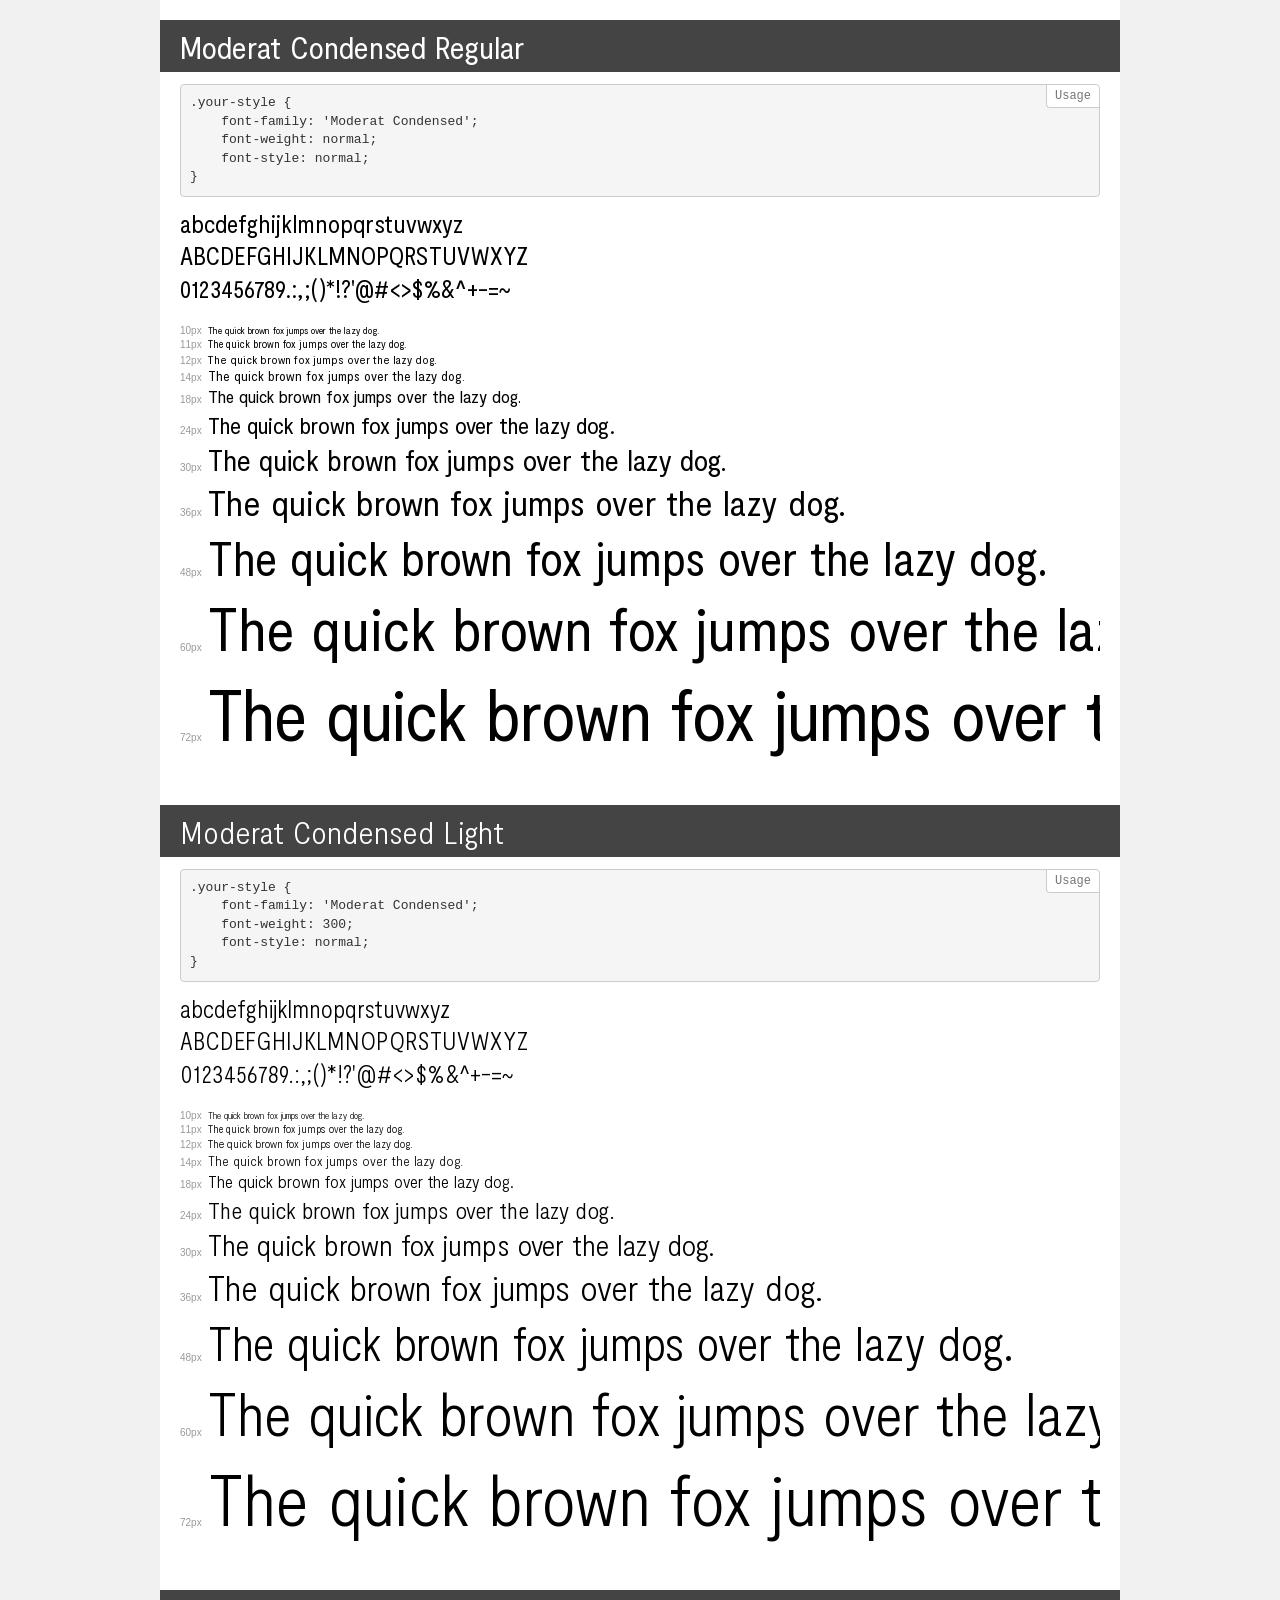
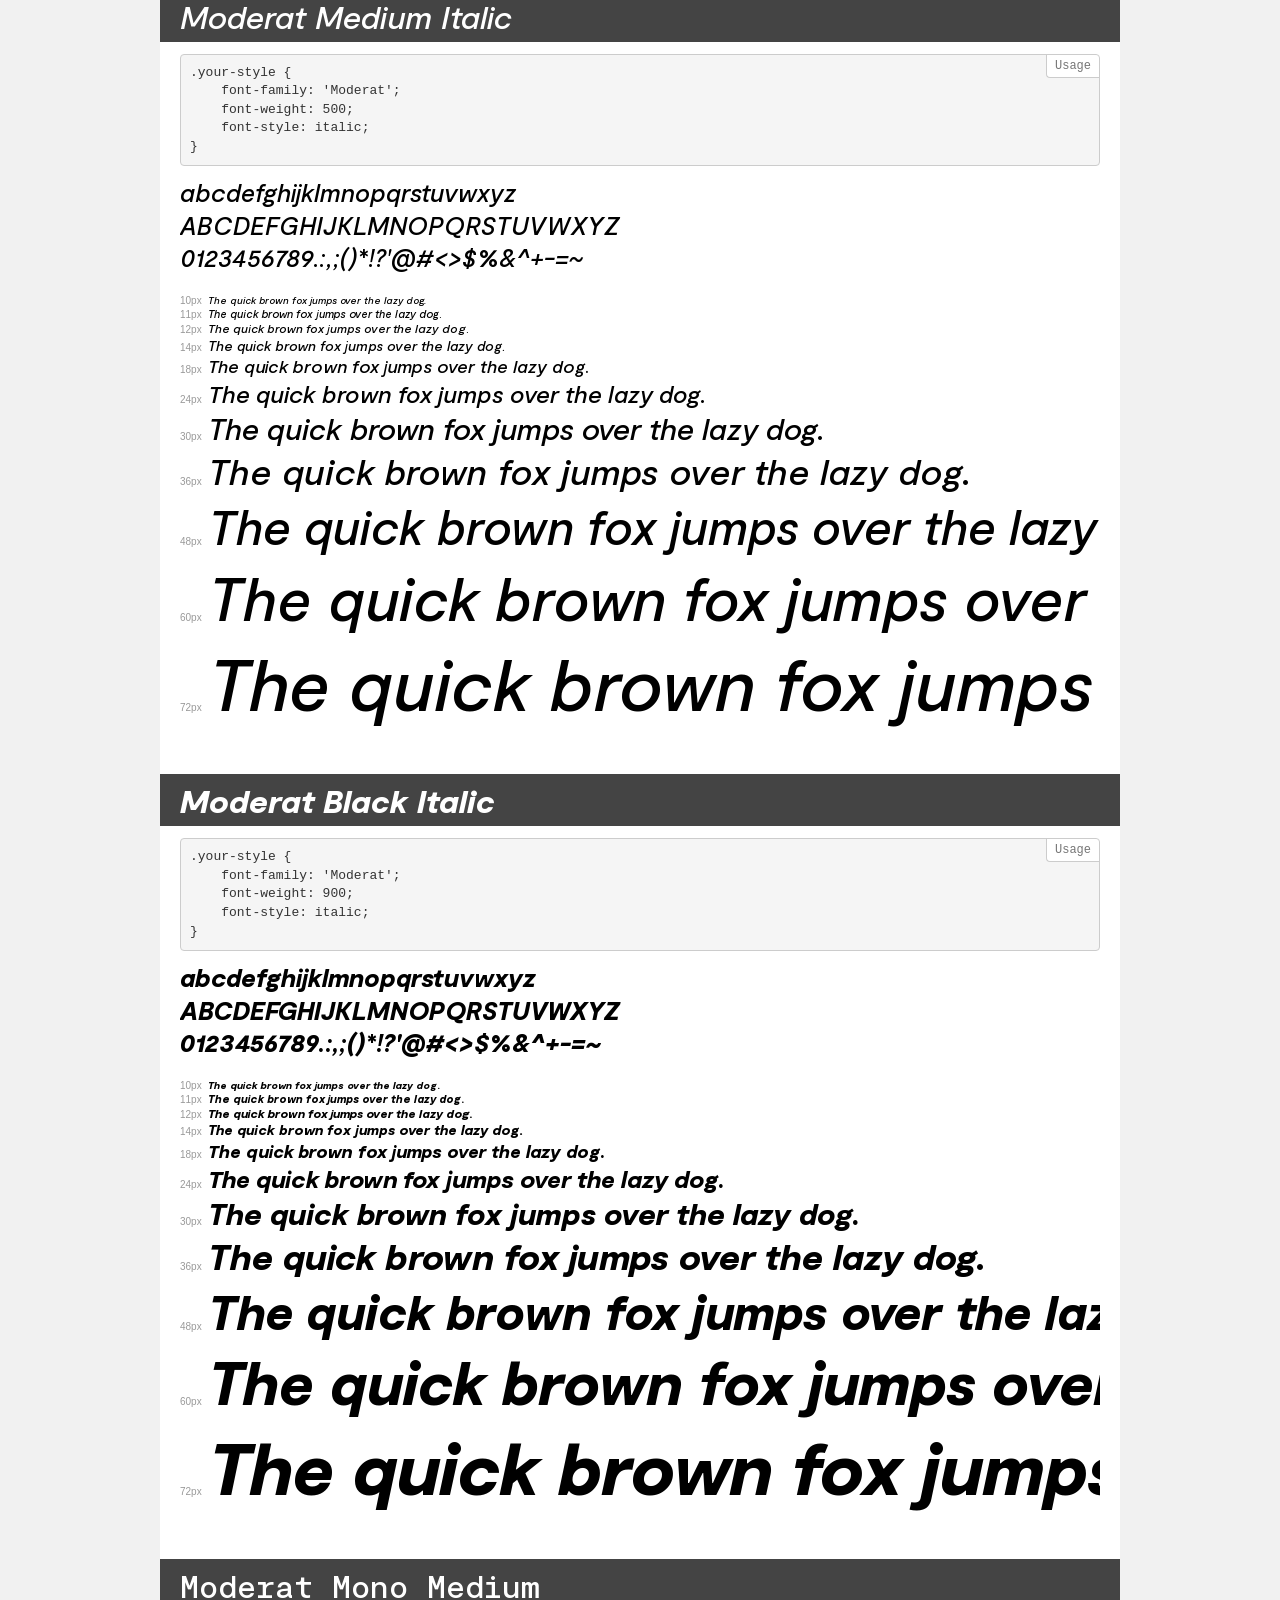
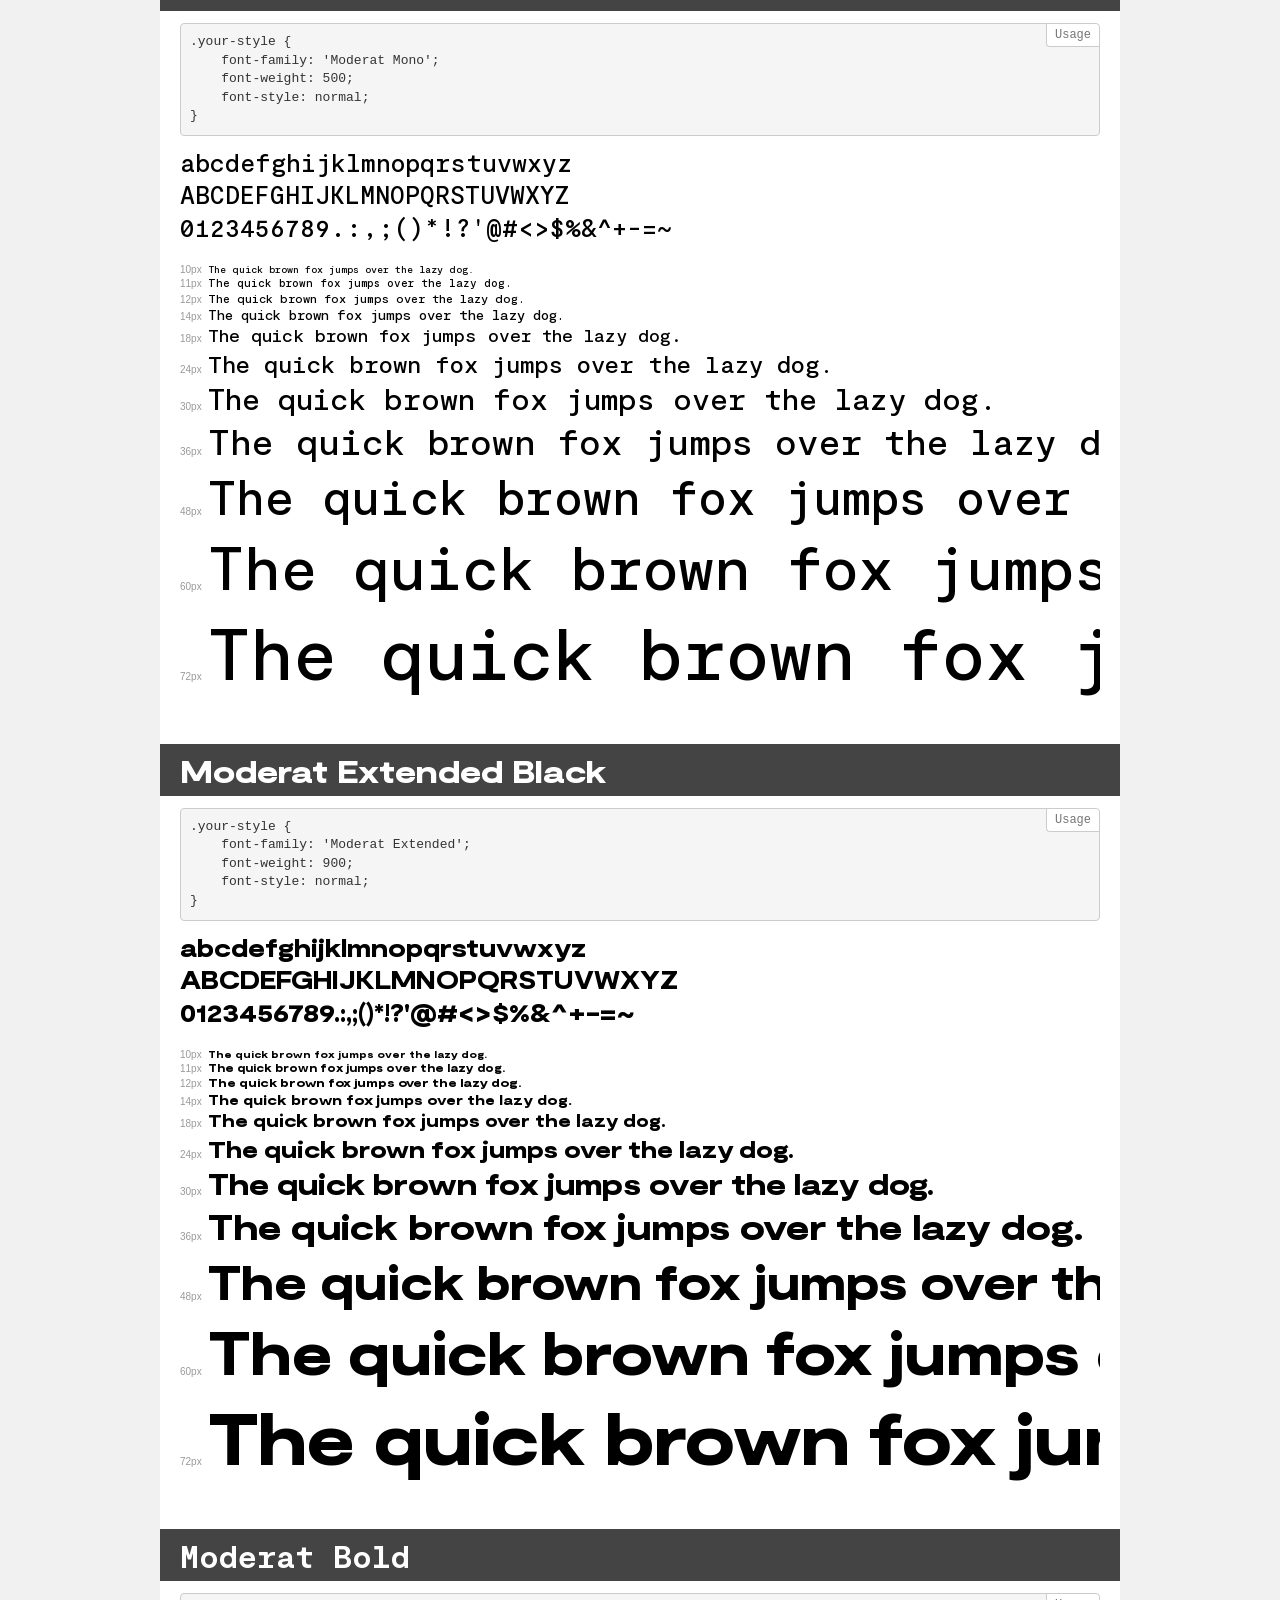
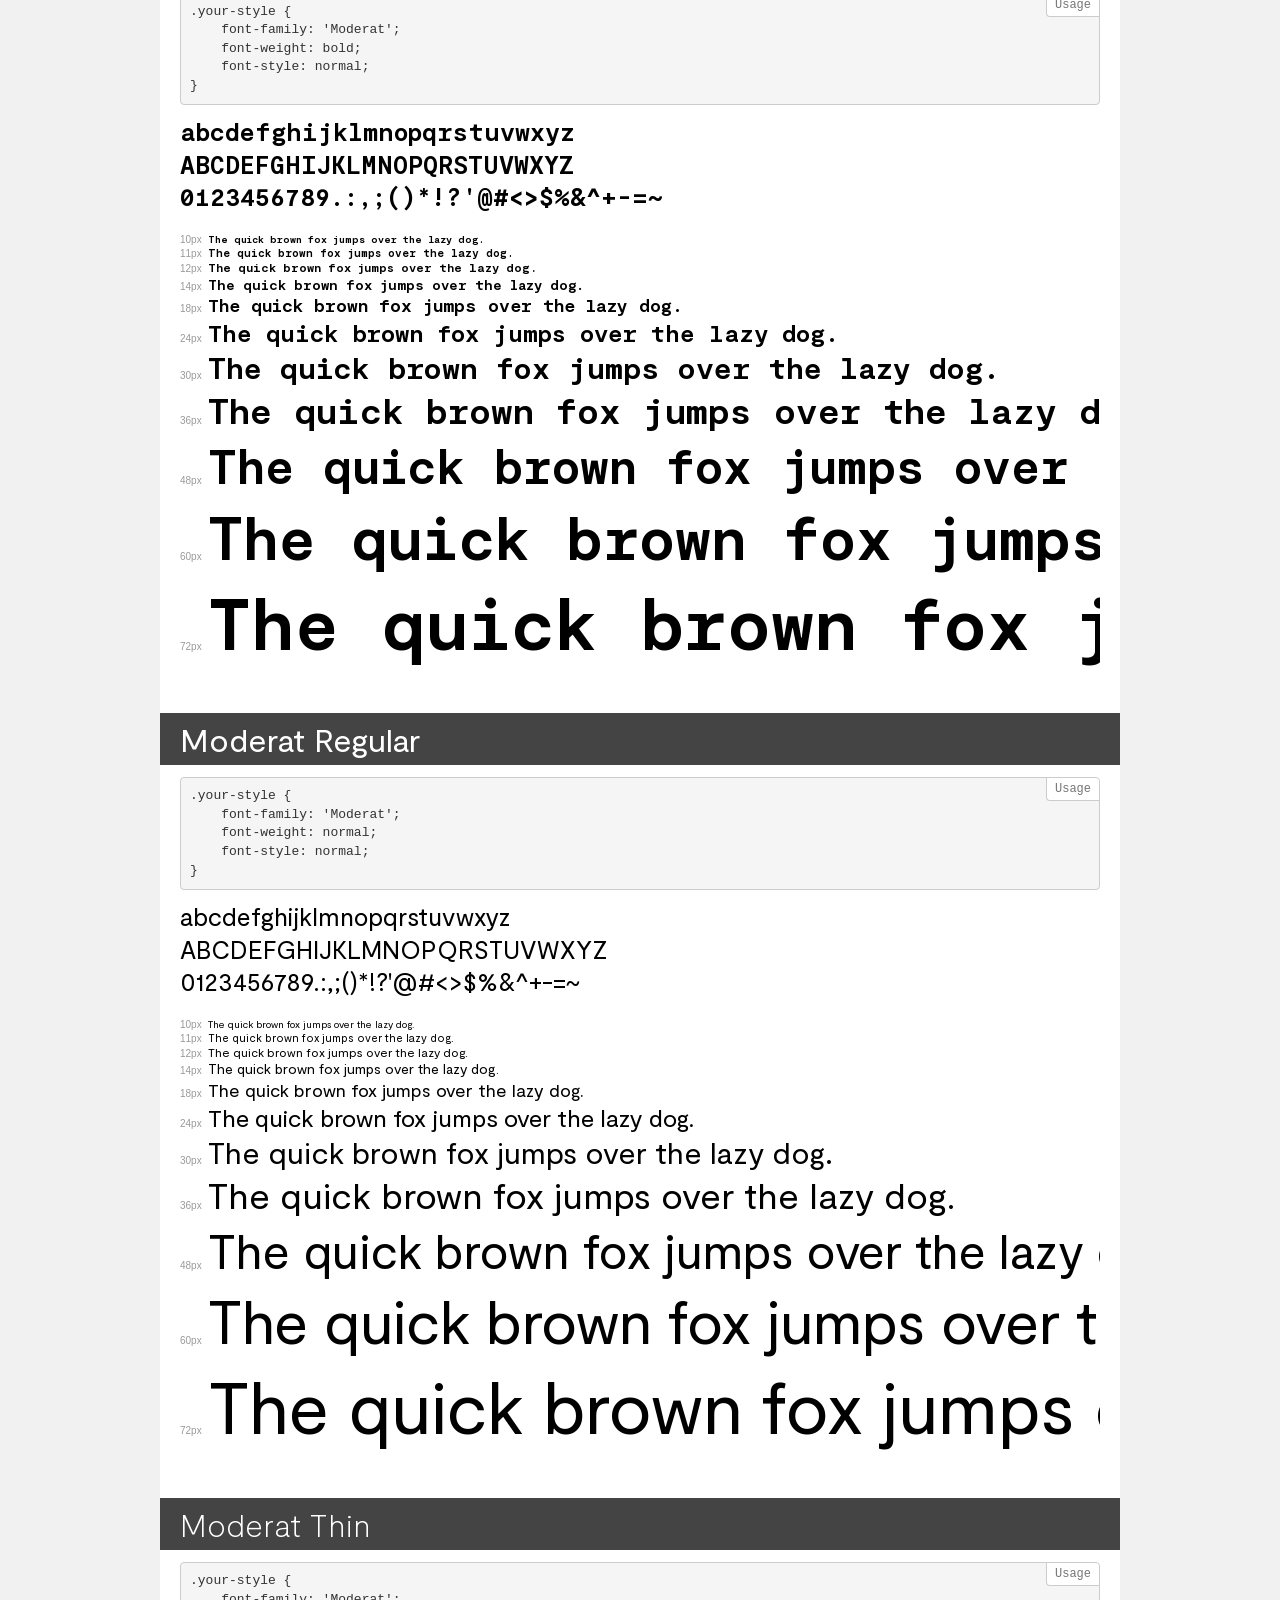
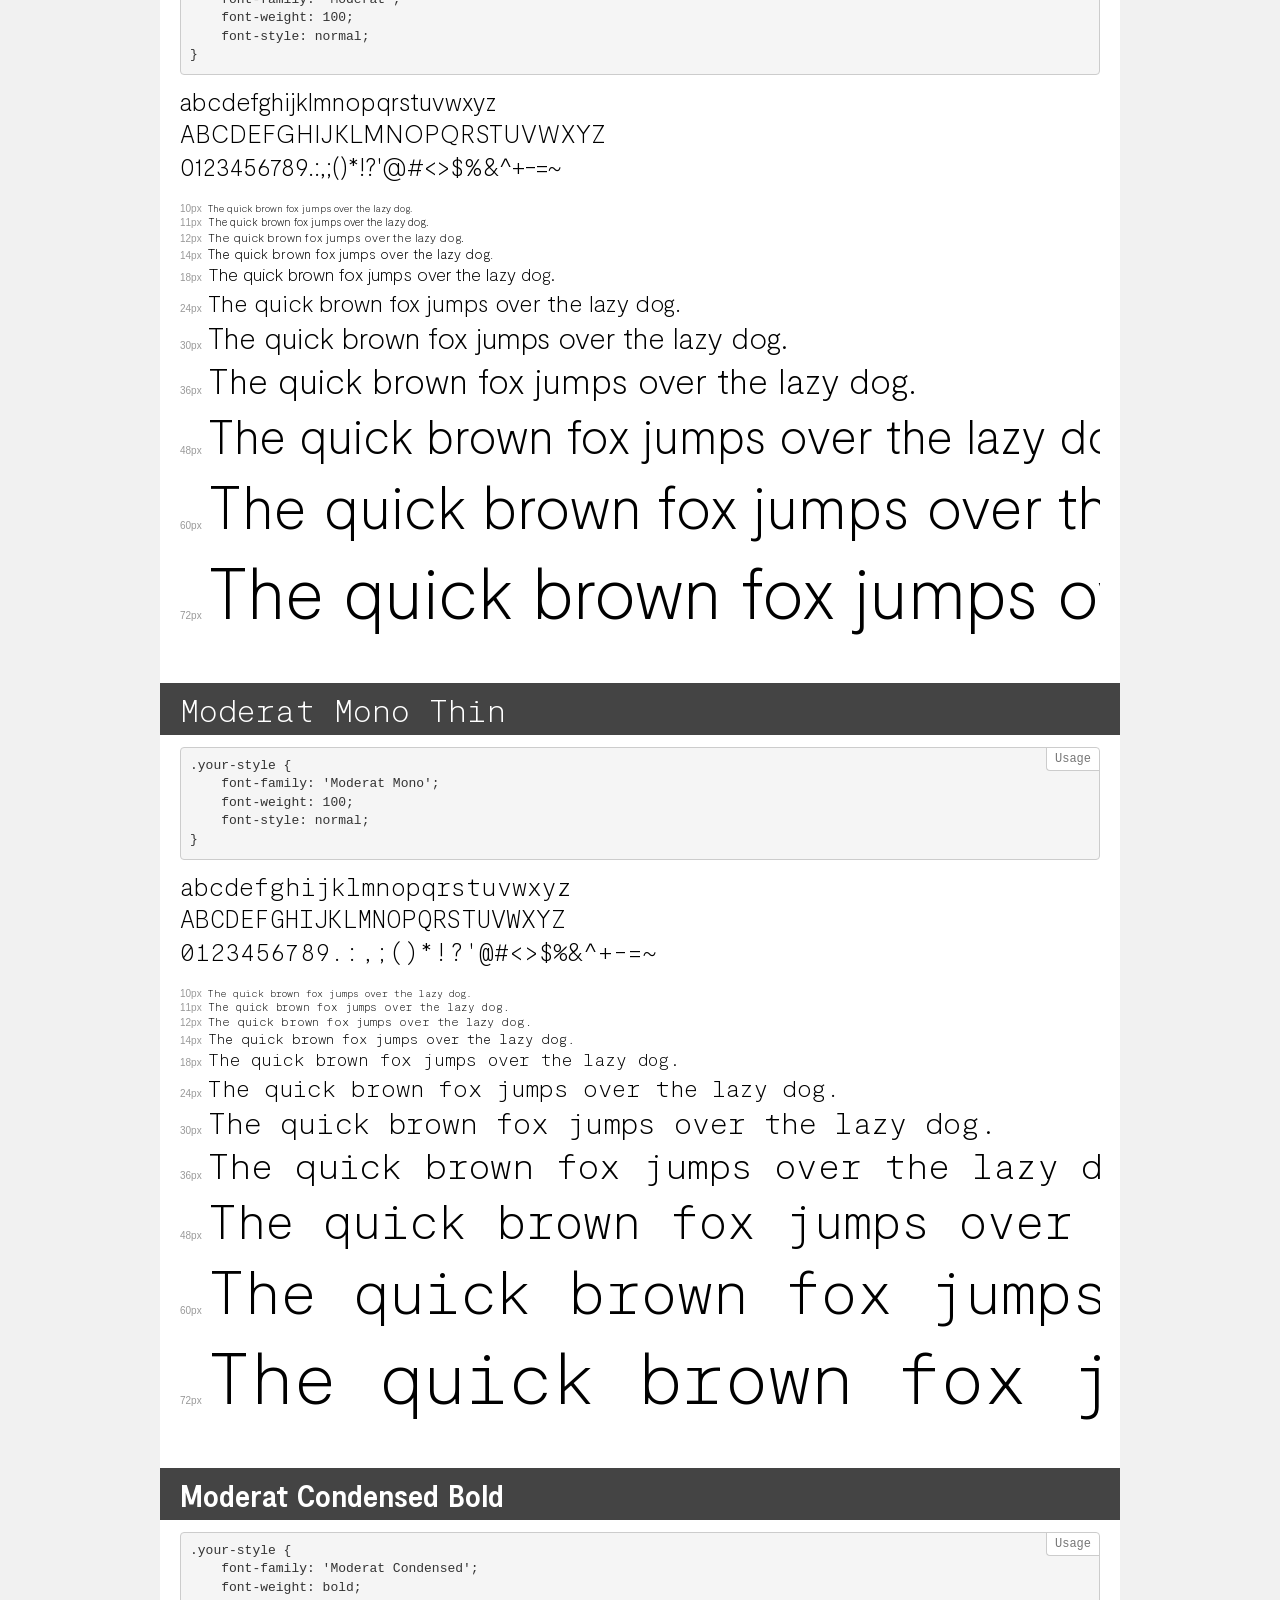
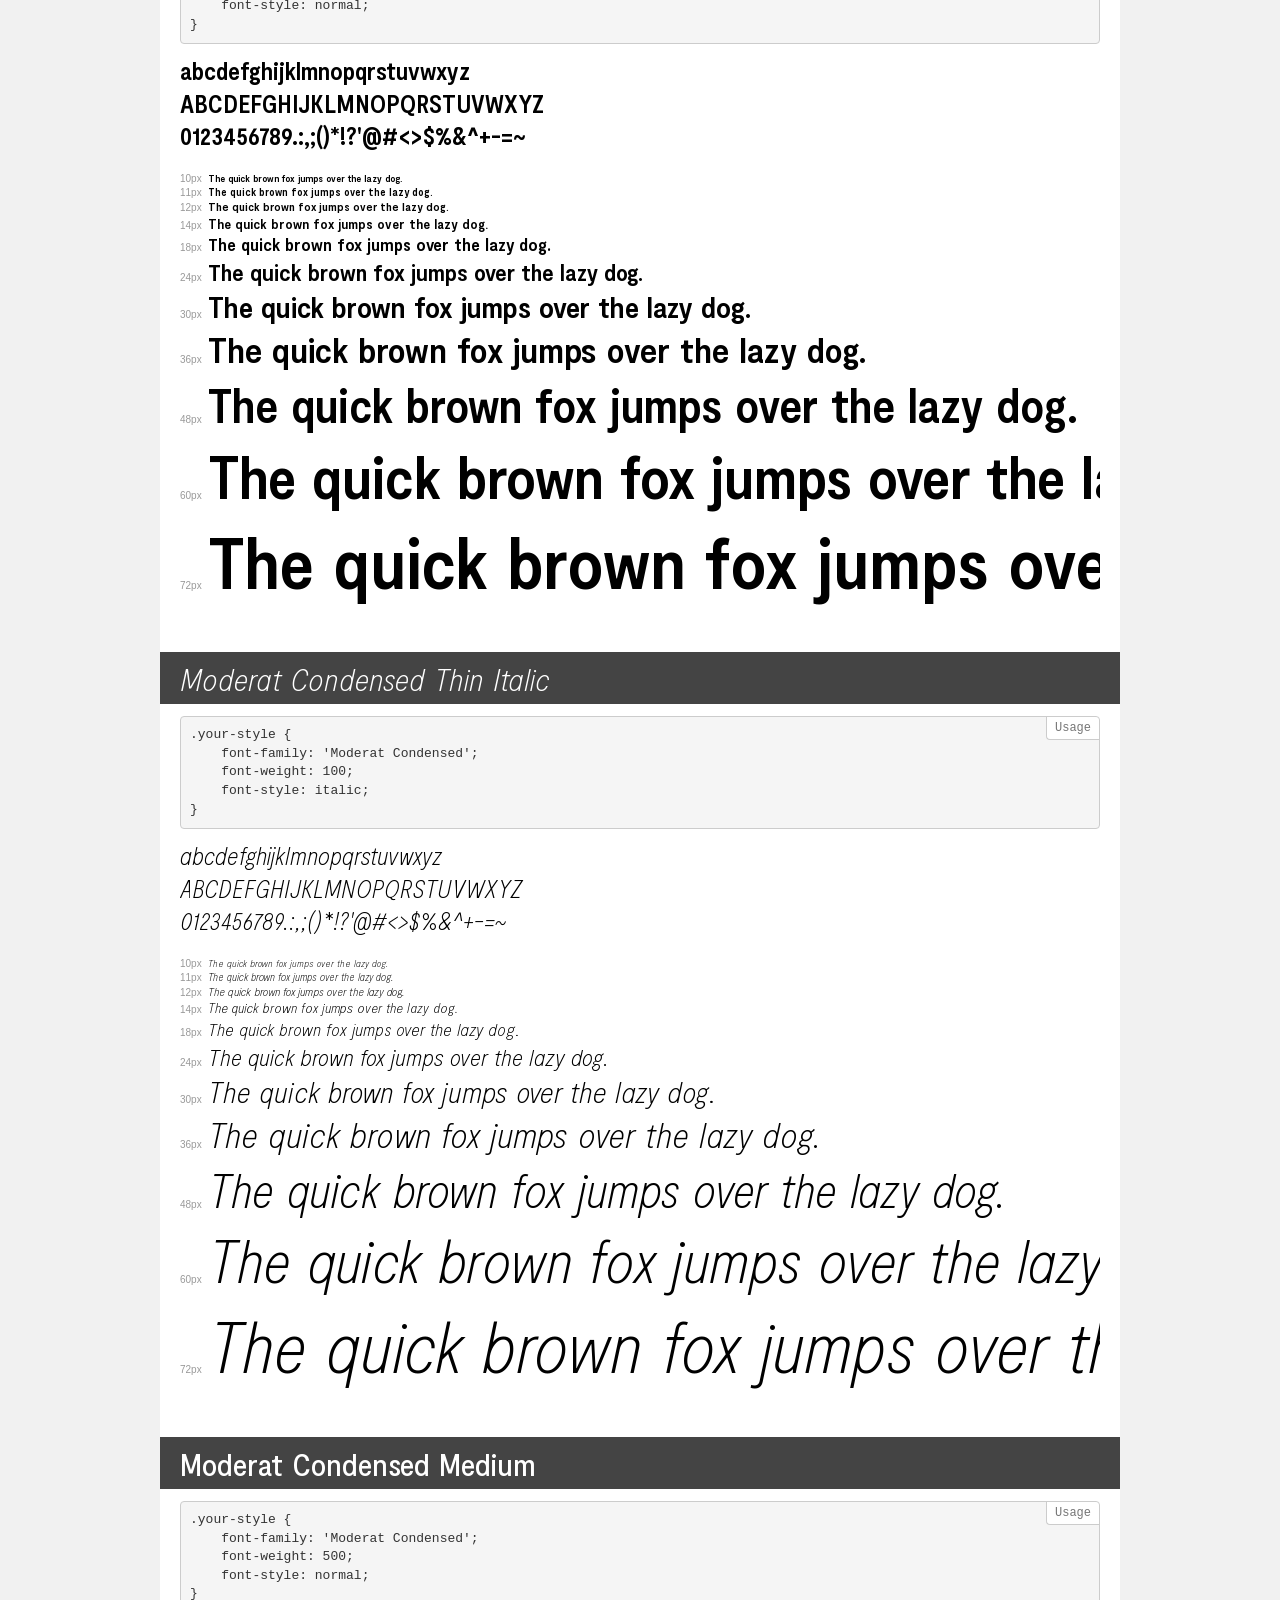
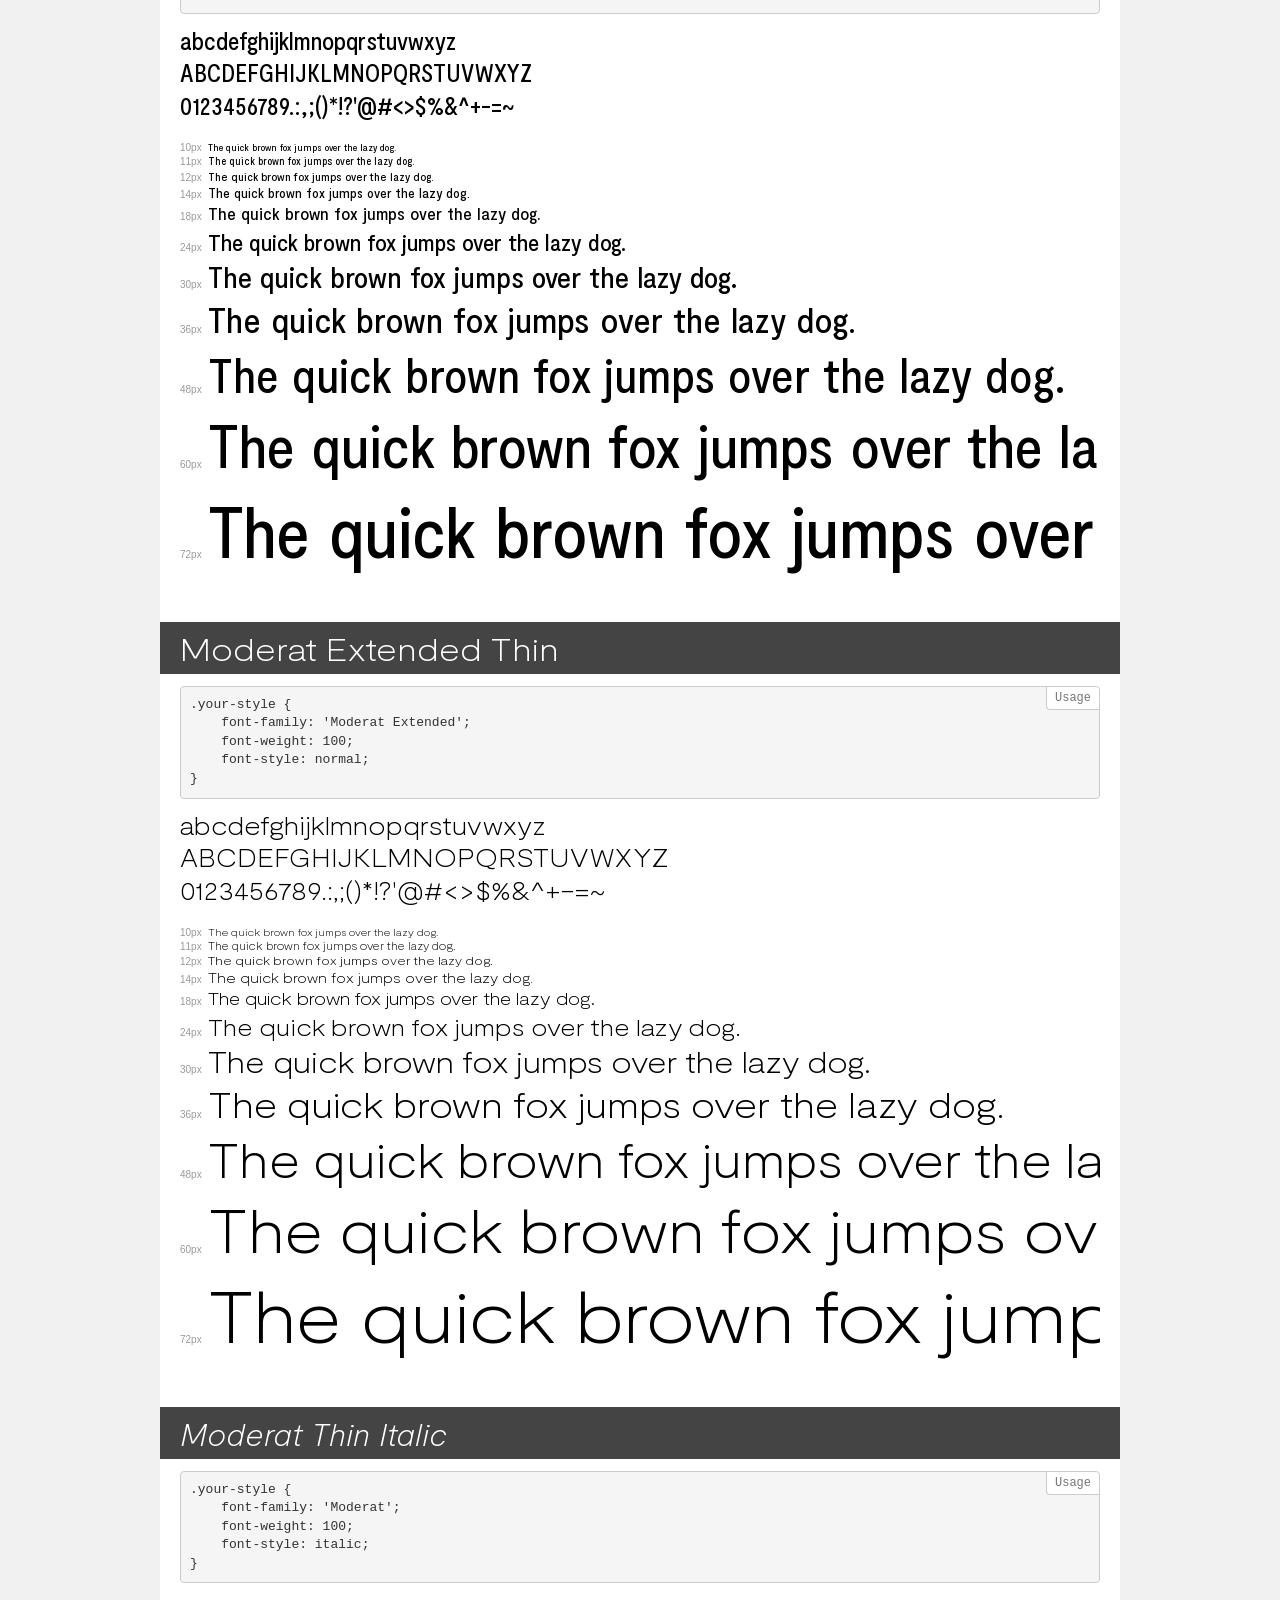
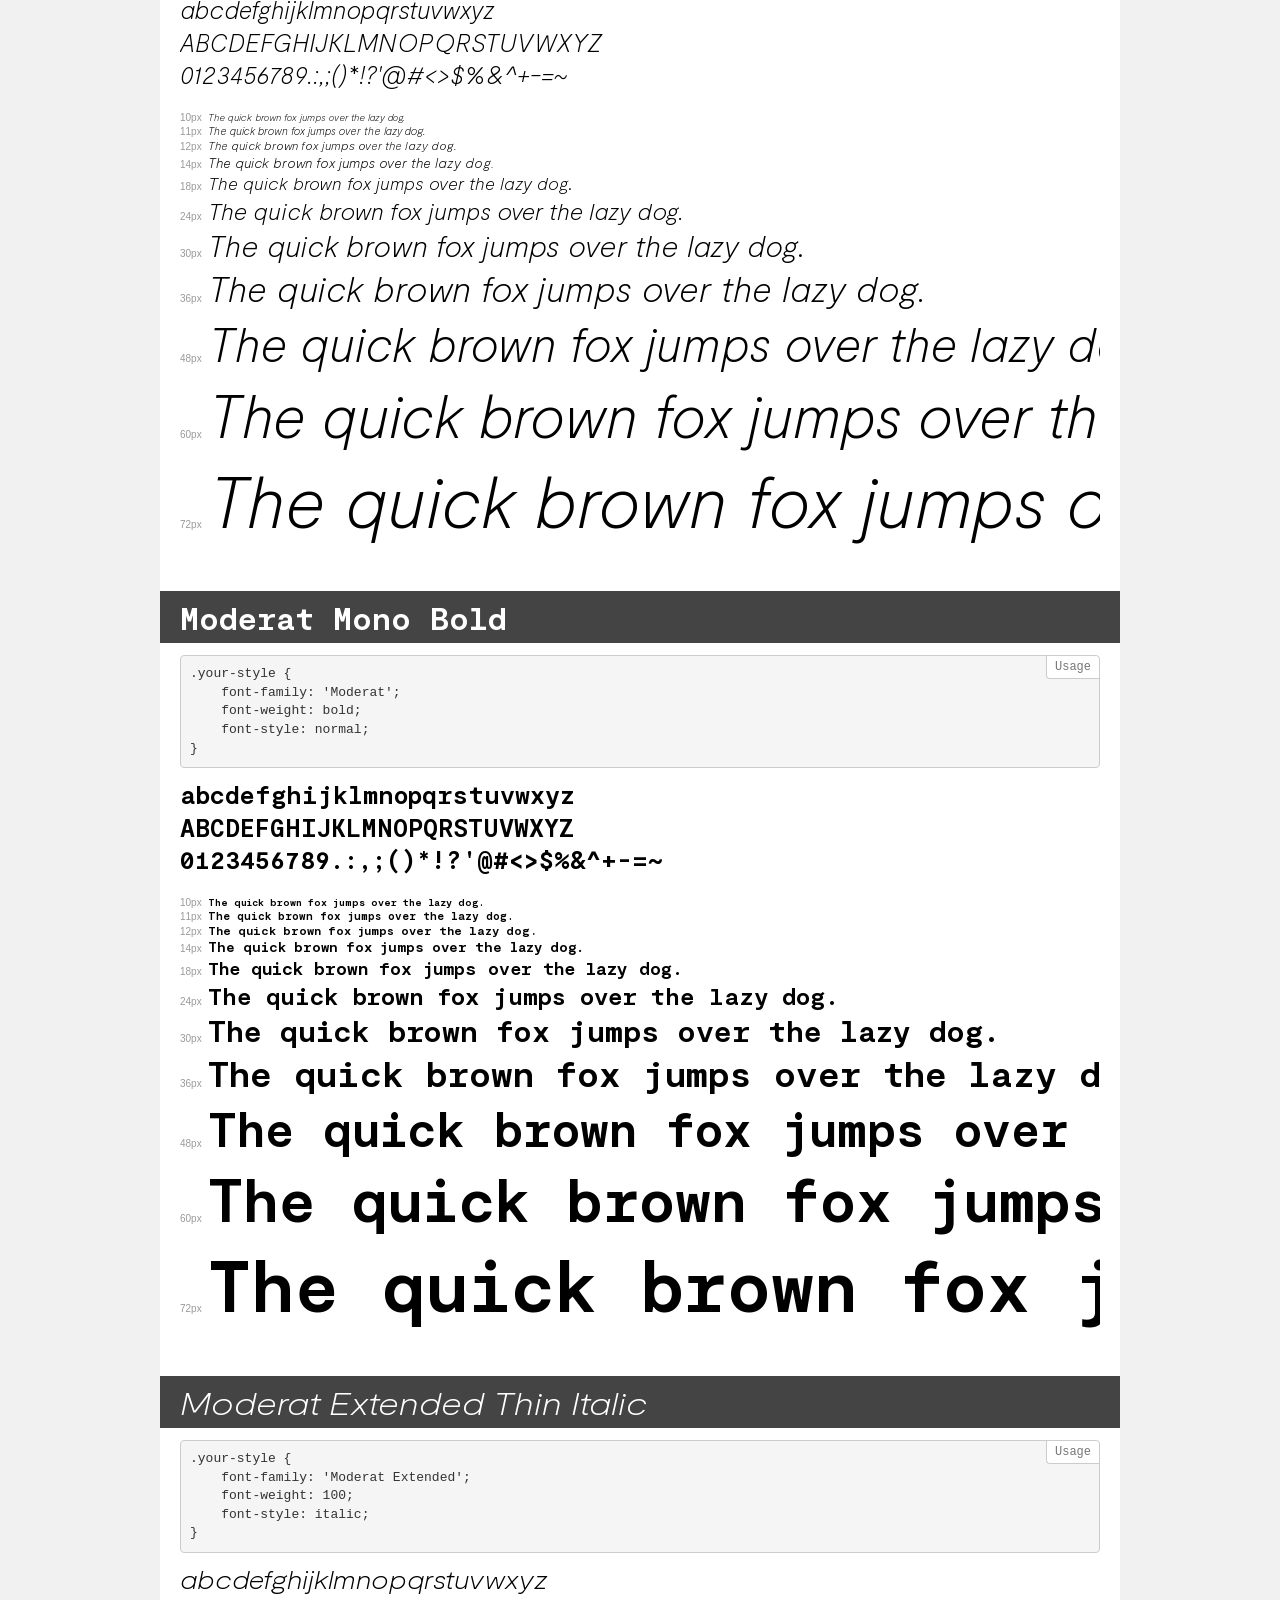
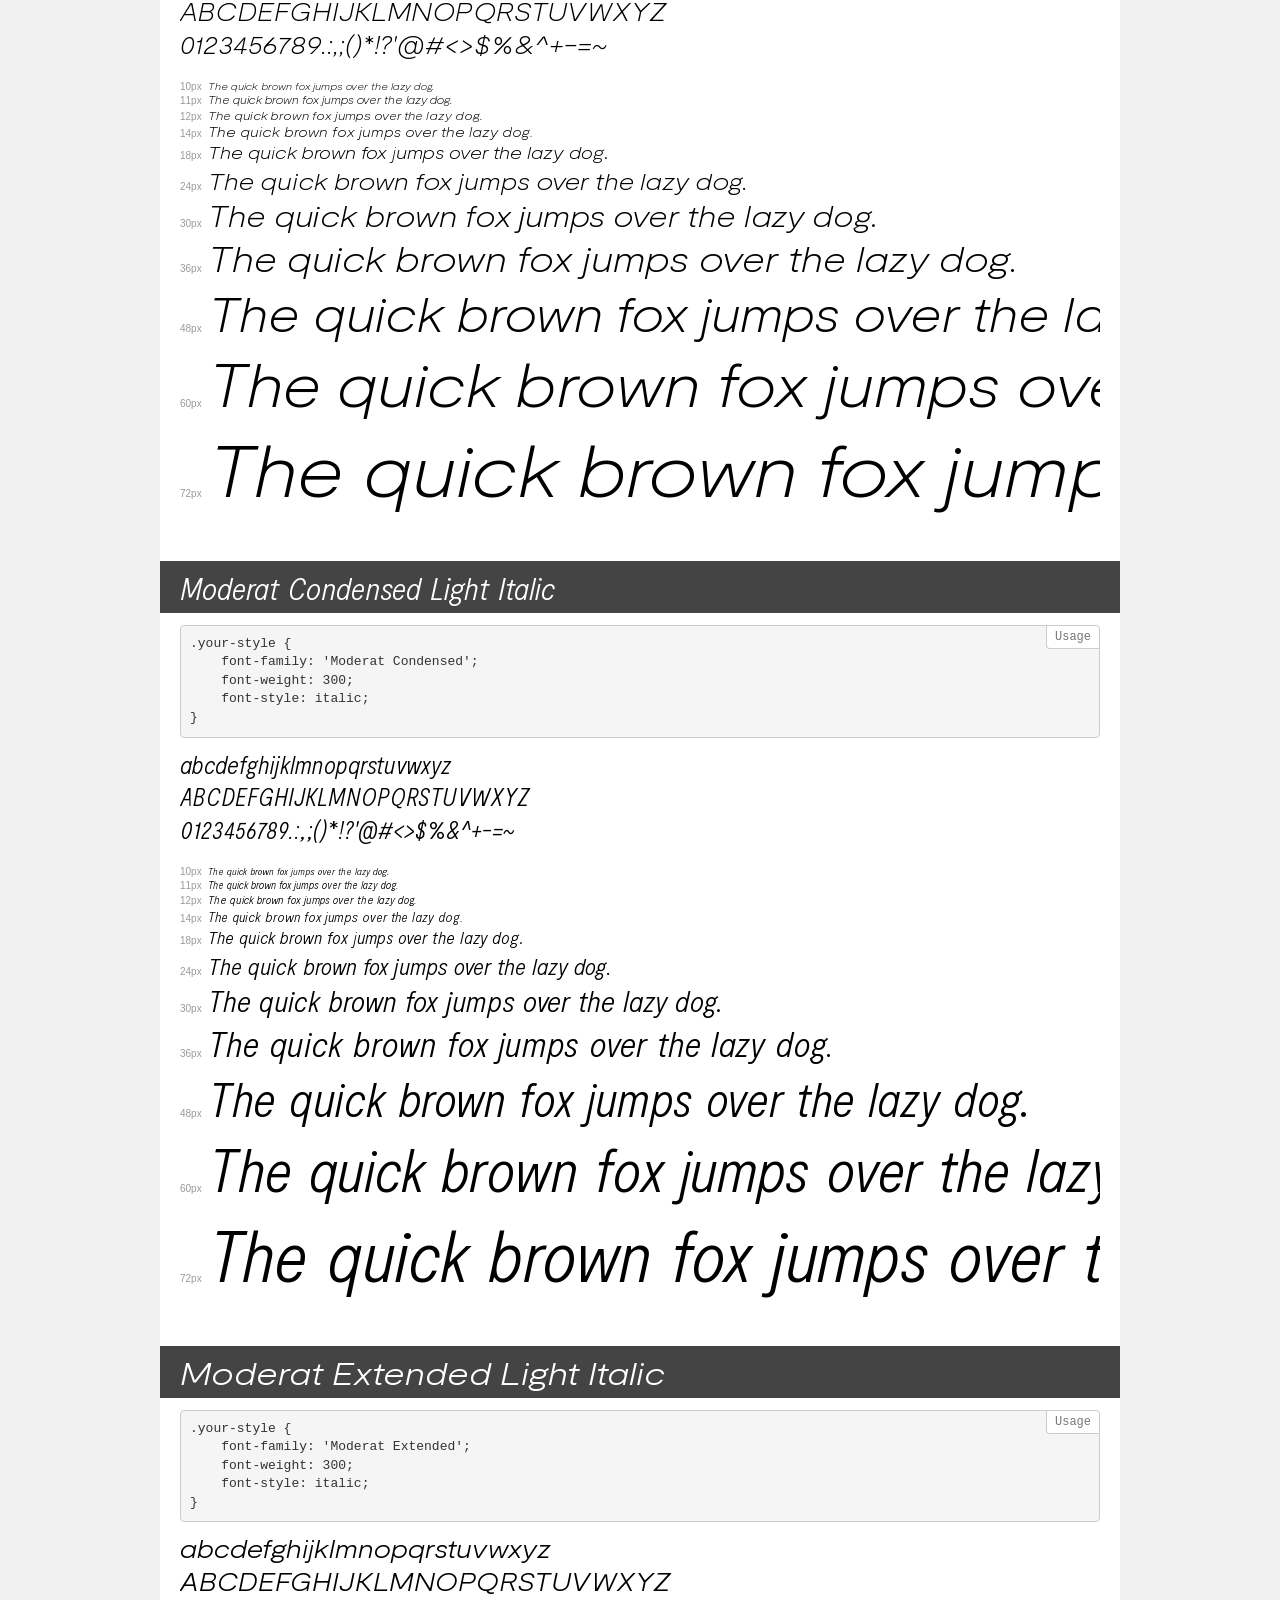
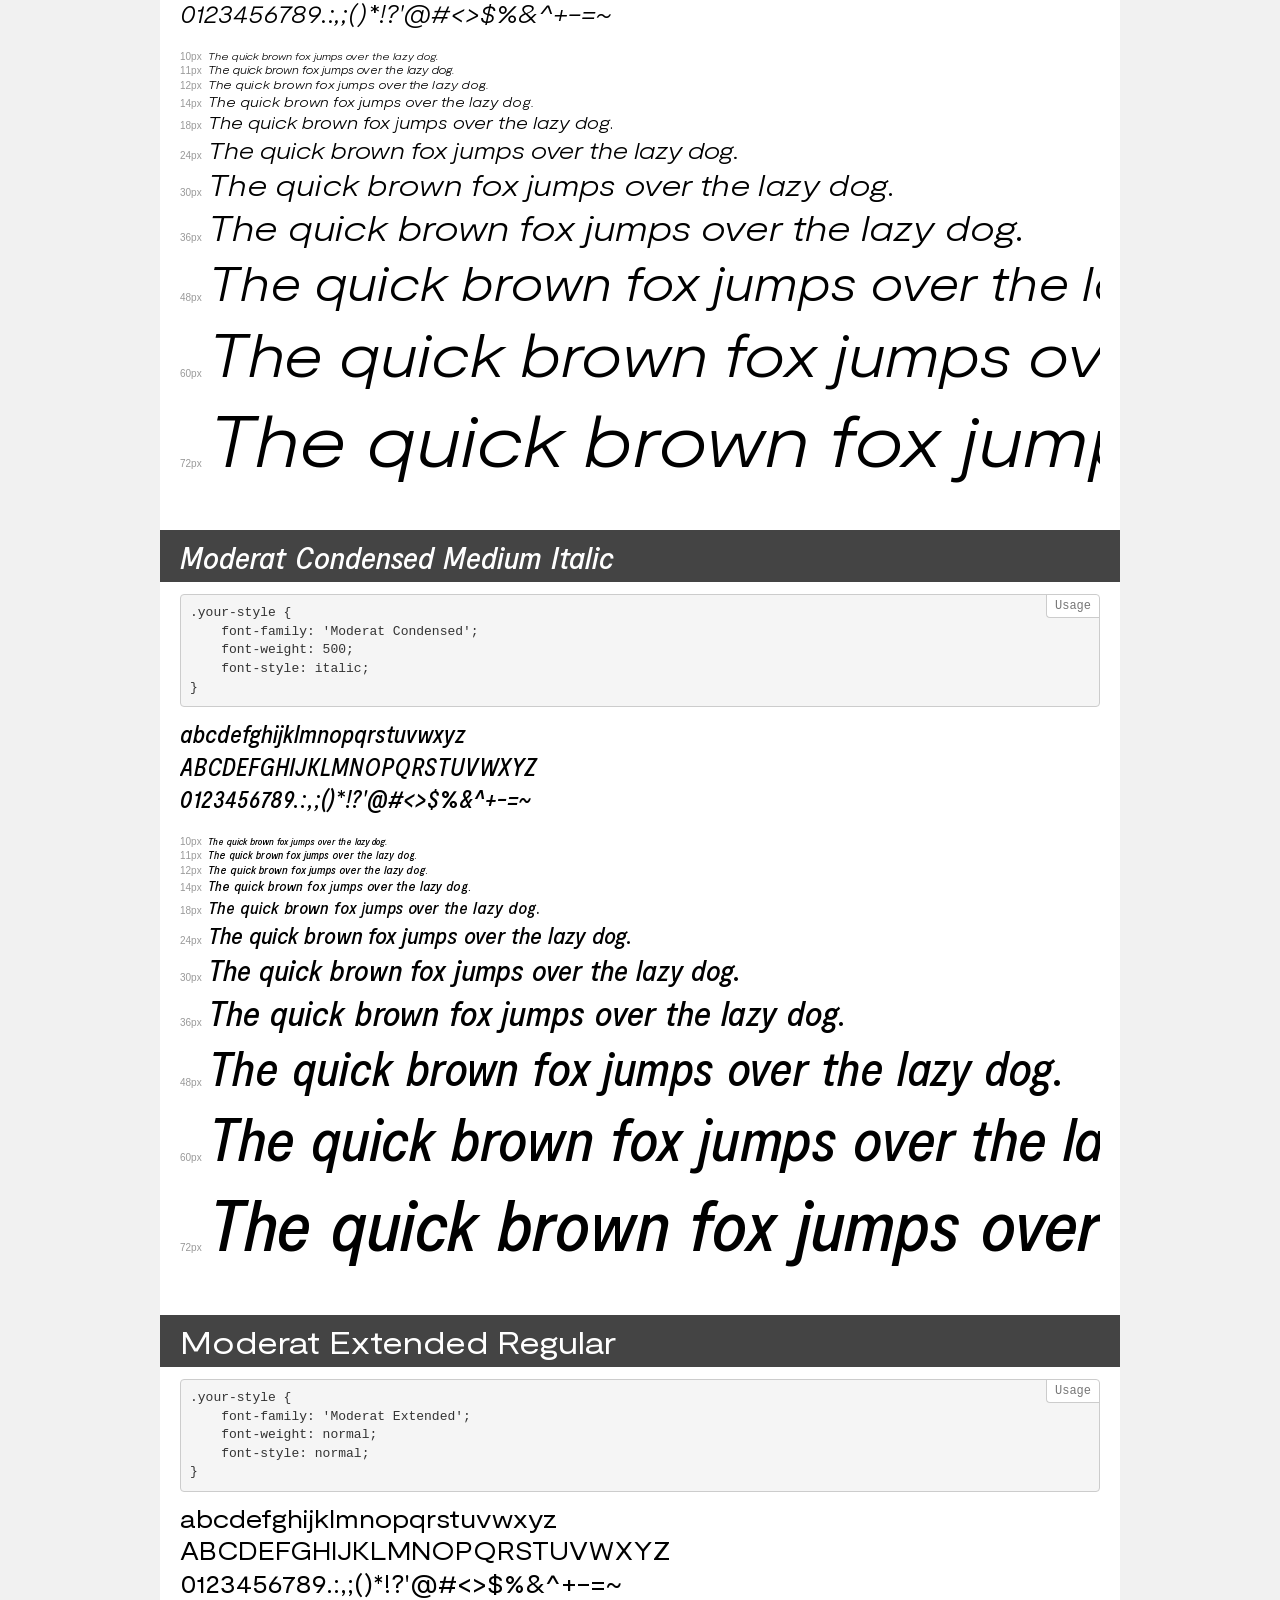
<file: data/font/Moderat/demo.html>
<!DOCTYPE html>
<html>
<head>
    <meta charset="utf-8">
    <meta http-equiv="X-UA-Compatible" content="IE=edge">
    <meta name="viewport" content="width=device-width, initial-scale=1">
    <meta name="robots" content="noindex, noarchive">
    <meta name="format-detection" content="telephone=no">
    <title>Transfonter demo</title>
    <link href="stylesheet.css" rel="stylesheet">
    <style>
        /*
        http://meyerweb.com/eric/tools/css/reset/
        v2.0 | 20110126
        License: none (public domain)
        */
        html, body, div, span, applet, object, iframe,
        h1, h2, h3, h4, h5, h6, p, blockquote, pre,
        a, abbr, acronym, address, big, cite, code,
        del, dfn, em, img, ins, kbd, q, s, samp,
        small, strike, strong, sub, sup, tt, var,
        b, u, i, center,
        dl, dt, dd, ol, ul, li,
        fieldset, form, label, legend,
        table, caption, tbody, tfoot, thead, tr, th, td,
        article, aside, canvas, details, embed,
        figure, figcaption, footer, header, hgroup,
        menu, nav, output, ruby, section, summary,
        time, mark, audio, video {
            margin: 0;
            padding: 0;
            border: 0;
            font-size: 100%;
            font: inherit;
            vertical-align: baseline;
        }
        /* HTML5 display-role reset for older browsers */
        article, aside, details, figcaption, figure,
        footer, header, hgroup, menu, nav, section {
            display: block;
        }
        body {
            line-height: 1;
        }
        ol, ul {
            list-style: none;
        }
        blockquote, q {
            quotes: none;
        }
        blockquote:before, blockquote:after,
        q:before, q:after {
            content: '';
            content: none;
        }
        table {
            border-collapse: collapse;
            border-spacing: 0;
        }
        /* common styles */
        body {
            background: #f1f1f1;
            color: #000;
        }
        .page {
            background: #fff;
            width: 920px;
            margin: 0 auto;
            padding: 20px 20px 0 20px;
            overflow: hidden;
        }
        .font-container {
            overflow-x: auto;
            overflow-y: hidden;
            margin-bottom: 40px;
            line-height: 1.3;
            white-space: nowrap;
            padding-bottom: 5px;
        }
        h1 {
            position: relative;
            background: #444;
            font-size: 32px;
            color: #fff;
            padding: 10px 20px;
            margin: 0 -20px 12px -20px;
        }
        .letters {
            font-size: 25px;
            margin-bottom: 20px;
        }
        .s10:before {
            content: '10px';
        }
        .s11:before {
            content: '11px';
        }
        .s12:before {
            content: '12px';
        }
        .s14:before {
            content: '14px';
        }
        .s18:before {
            content: '18px';
        }
        .s24:before {
            content: '24px';
        }
        .s30:before {
            content: '30px';
        }
        .s36:before {
            content: '36px';
        }
        .s48:before {
            content: '48px';
        }
        .s60:before {
            content: '60px';
        }
        .s72:before {
            content: '72px';
        }
        .s10:before, .s11:before, .s12:before, .s14:before,
        .s18:before, .s24:before, .s30:before, .s36:before,
        .s48:before, .s60:before, .s72:before {
            font-family: Arial, sans-serif;
            font-size: 10px;
            font-weight: normal;
            font-style: normal;
            color: #999;
            padding-right: 6px;
        }
        pre {
            display: block;
            position: relative;
            padding: 9px;
            margin: 0 0 10px;
            font-family: Monaco, Menlo, Consolas, "Courier New", monospace !important;
            font-size: 13px;
            line-height: 1.428571429;
            color: #333;
            font-weight: normal !important;
            font-style: normal !important;
            background-color: #f5f5f5;
            border: 1px solid #ccc;
            overflow-x: auto;
            border-radius: 4px;
        }
        pre:after {
            display: block;
            position: absolute;
            right: 0;
            top: 0;
            content: 'Usage';
            line-height: 1;
            padding: 5px 8px;
            font-size: 12px;
            color: #767676;
            background-color: #fff;
            border: 1px solid #ccc;
            border-right: none;
            border-top: none;
            border-radius: 0 4px 0 4px;
            z-index: 10;
        }
        /* responsive */
        @media (max-width: 959px) {
            .page {
                width: auto;
                margin: 0;
            }
        }
    </style>
</head>
<body>
<div class="page">
    <div class="demo" style="font-family: 'Moderat Condensed'; font-weight: normal; font-style: normal;">
        <h1>Moderat Condensed Regular</h1>
        <pre>.your-style {
    font-family: 'Moderat Condensed';
    font-weight: normal;
    font-style: normal;
}</pre>
        <div class="font-container">
            <p class="letters">
                abcdefghijklmnopqrstuvwxyz<br>
ABCDEFGHIJKLMNOPQRSTUVWXYZ<br>
                0123456789.:,;()*!?'@#<>$%&^+-=~
            </p>
            <p class="s10" style="font-size: 10px;">The quick brown fox jumps over the lazy dog.</p>
            <p class="s11" style="font-size: 11px;">The quick brown fox jumps over the lazy dog.</p>
            <p class="s12" style="font-size: 12px;">The quick brown fox jumps over the lazy dog.</p>
            <p class="s14" style="font-size: 14px;">The quick brown fox jumps over the lazy dog.</p>
            <p class="s18" style="font-size: 18px;">The quick brown fox jumps over the lazy dog.</p>
            <p class="s24" style="font-size: 24px;">The quick brown fox jumps over the lazy dog.</p>
            <p class="s30" style="font-size: 30px;">The quick brown fox jumps over the lazy dog.</p>
            <p class="s36" style="font-size: 36px;">The quick brown fox jumps over the lazy dog.</p>
            <p class="s48" style="font-size: 48px;">The quick brown fox jumps over the lazy dog.</p>
            <p class="s60" style="font-size: 60px;">The quick brown fox jumps over the lazy dog.</p>
            <p class="s72" style="font-size: 72px;">The quick brown fox jumps over the lazy dog.</p>
        </div>
    </div>
    <div class="demo" style="font-family: 'Moderat Condensed'; font-weight: 300; font-style: normal;">
        <h1>Moderat Condensed Light</h1>
        <pre>.your-style {
    font-family: 'Moderat Condensed';
    font-weight: 300;
    font-style: normal;
}</pre>
        <div class="font-container">
            <p class="letters">
                abcdefghijklmnopqrstuvwxyz<br>
ABCDEFGHIJKLMNOPQRSTUVWXYZ<br>
                0123456789.:,;()*!?'@#<>$%&^+-=~
            </p>
            <p class="s10" style="font-size: 10px;">The quick brown fox jumps over the lazy dog.</p>
            <p class="s11" style="font-size: 11px;">The quick brown fox jumps over the lazy dog.</p>
            <p class="s12" style="font-size: 12px;">The quick brown fox jumps over the lazy dog.</p>
            <p class="s14" style="font-size: 14px;">The quick brown fox jumps over the lazy dog.</p>
            <p class="s18" style="font-size: 18px;">The quick brown fox jumps over the lazy dog.</p>
            <p class="s24" style="font-size: 24px;">The quick brown fox jumps over the lazy dog.</p>
            <p class="s30" style="font-size: 30px;">The quick brown fox jumps over the lazy dog.</p>
            <p class="s36" style="font-size: 36px;">The quick brown fox jumps over the lazy dog.</p>
            <p class="s48" style="font-size: 48px;">The quick brown fox jumps over the lazy dog.</p>
            <p class="s60" style="font-size: 60px;">The quick brown fox jumps over the lazy dog.</p>
            <p class="s72" style="font-size: 72px;">The quick brown fox jumps over the lazy dog.</p>
        </div>
    </div>
    <div class="demo" style="font-family: 'Moderat'; font-weight: 500; font-style: italic;">
        <h1>Moderat Medium Italic</h1>
        <pre>.your-style {
    font-family: 'Moderat';
    font-weight: 500;
    font-style: italic;
}</pre>
        <div class="font-container">
            <p class="letters">
                abcdefghijklmnopqrstuvwxyz<br>
ABCDEFGHIJKLMNOPQRSTUVWXYZ<br>
                0123456789.:,;()*!?'@#<>$%&^+-=~
            </p>
            <p class="s10" style="font-size: 10px;">The quick brown fox jumps over the lazy dog.</p>
            <p class="s11" style="font-size: 11px;">The quick brown fox jumps over the lazy dog.</p>
            <p class="s12" style="font-size: 12px;">The quick brown fox jumps over the lazy dog.</p>
            <p class="s14" style="font-size: 14px;">The quick brown fox jumps over the lazy dog.</p>
            <p class="s18" style="font-size: 18px;">The quick brown fox jumps over the lazy dog.</p>
            <p class="s24" style="font-size: 24px;">The quick brown fox jumps over the lazy dog.</p>
            <p class="s30" style="font-size: 30px;">The quick brown fox jumps over the lazy dog.</p>
            <p class="s36" style="font-size: 36px;">The quick brown fox jumps over the lazy dog.</p>
            <p class="s48" style="font-size: 48px;">The quick brown fox jumps over the lazy dog.</p>
            <p class="s60" style="font-size: 60px;">The quick brown fox jumps over the lazy dog.</p>
            <p class="s72" style="font-size: 72px;">The quick brown fox jumps over the lazy dog.</p>
        </div>
    </div>
    <div class="demo" style="font-family: 'Moderat'; font-weight: 900; font-style: italic;">
        <h1>Moderat Black Italic</h1>
        <pre>.your-style {
    font-family: 'Moderat';
    font-weight: 900;
    font-style: italic;
}</pre>
        <div class="font-container">
            <p class="letters">
                abcdefghijklmnopqrstuvwxyz<br>
ABCDEFGHIJKLMNOPQRSTUVWXYZ<br>
                0123456789.:,;()*!?'@#<>$%&^+-=~
            </p>
            <p class="s10" style="font-size: 10px;">The quick brown fox jumps over the lazy dog.</p>
            <p class="s11" style="font-size: 11px;">The quick brown fox jumps over the lazy dog.</p>
            <p class="s12" style="font-size: 12px;">The quick brown fox jumps over the lazy dog.</p>
            <p class="s14" style="font-size: 14px;">The quick brown fox jumps over the lazy dog.</p>
            <p class="s18" style="font-size: 18px;">The quick brown fox jumps over the lazy dog.</p>
            <p class="s24" style="font-size: 24px;">The quick brown fox jumps over the lazy dog.</p>
            <p class="s30" style="font-size: 30px;">The quick brown fox jumps over the lazy dog.</p>
            <p class="s36" style="font-size: 36px;">The quick brown fox jumps over the lazy dog.</p>
            <p class="s48" style="font-size: 48px;">The quick brown fox jumps over the lazy dog.</p>
            <p class="s60" style="font-size: 60px;">The quick brown fox jumps over the lazy dog.</p>
            <p class="s72" style="font-size: 72px;">The quick brown fox jumps over the lazy dog.</p>
        </div>
    </div>
    <div class="demo" style="font-family: 'Moderat Mono'; font-weight: 500; font-style: normal;">
        <h1>Moderat Mono Medium</h1>
        <pre>.your-style {
    font-family: 'Moderat Mono';
    font-weight: 500;
    font-style: normal;
}</pre>
        <div class="font-container">
            <p class="letters">
                abcdefghijklmnopqrstuvwxyz<br>
ABCDEFGHIJKLMNOPQRSTUVWXYZ<br>
                0123456789.:,;()*!?'@#<>$%&^+-=~
            </p>
            <p class="s10" style="font-size: 10px;">The quick brown fox jumps over the lazy dog.</p>
            <p class="s11" style="font-size: 11px;">The quick brown fox jumps over the lazy dog.</p>
            <p class="s12" style="font-size: 12px;">The quick brown fox jumps over the lazy dog.</p>
            <p class="s14" style="font-size: 14px;">The quick brown fox jumps over the lazy dog.</p>
            <p class="s18" style="font-size: 18px;">The quick brown fox jumps over the lazy dog.</p>
            <p class="s24" style="font-size: 24px;">The quick brown fox jumps over the lazy dog.</p>
            <p class="s30" style="font-size: 30px;">The quick brown fox jumps over the lazy dog.</p>
            <p class="s36" style="font-size: 36px;">The quick brown fox jumps over the lazy dog.</p>
            <p class="s48" style="font-size: 48px;">The quick brown fox jumps over the lazy dog.</p>
            <p class="s60" style="font-size: 60px;">The quick brown fox jumps over the lazy dog.</p>
            <p class="s72" style="font-size: 72px;">The quick brown fox jumps over the lazy dog.</p>
        </div>
    </div>
    <div class="demo" style="font-family: 'Moderat Extended'; font-weight: 900; font-style: normal;">
        <h1>Moderat Extended Black</h1>
        <pre>.your-style {
    font-family: 'Moderat Extended';
    font-weight: 900;
    font-style: normal;
}</pre>
        <div class="font-container">
            <p class="letters">
                abcdefghijklmnopqrstuvwxyz<br>
ABCDEFGHIJKLMNOPQRSTUVWXYZ<br>
                0123456789.:,;()*!?'@#<>$%&^+-=~
            </p>
            <p class="s10" style="font-size: 10px;">The quick brown fox jumps over the lazy dog.</p>
            <p class="s11" style="font-size: 11px;">The quick brown fox jumps over the lazy dog.</p>
            <p class="s12" style="font-size: 12px;">The quick brown fox jumps over the lazy dog.</p>
            <p class="s14" style="font-size: 14px;">The quick brown fox jumps over the lazy dog.</p>
            <p class="s18" style="font-size: 18px;">The quick brown fox jumps over the lazy dog.</p>
            <p class="s24" style="font-size: 24px;">The quick brown fox jumps over the lazy dog.</p>
            <p class="s30" style="font-size: 30px;">The quick brown fox jumps over the lazy dog.</p>
            <p class="s36" style="font-size: 36px;">The quick brown fox jumps over the lazy dog.</p>
            <p class="s48" style="font-size: 48px;">The quick brown fox jumps over the lazy dog.</p>
            <p class="s60" style="font-size: 60px;">The quick brown fox jumps over the lazy dog.</p>
            <p class="s72" style="font-size: 72px;">The quick brown fox jumps over the lazy dog.</p>
        </div>
    </div>
    <div class="demo" style="font-family: 'Moderat'; font-weight: bold; font-style: normal;">
        <h1>Moderat Bold</h1>
        <pre>.your-style {
    font-family: 'Moderat';
    font-weight: bold;
    font-style: normal;
}</pre>
        <div class="font-container">
            <p class="letters">
                abcdefghijklmnopqrstuvwxyz<br>
ABCDEFGHIJKLMNOPQRSTUVWXYZ<br>
                0123456789.:,;()*!?'@#<>$%&^+-=~
            </p>
            <p class="s10" style="font-size: 10px;">The quick brown fox jumps over the lazy dog.</p>
            <p class="s11" style="font-size: 11px;">The quick brown fox jumps over the lazy dog.</p>
            <p class="s12" style="font-size: 12px;">The quick brown fox jumps over the lazy dog.</p>
            <p class="s14" style="font-size: 14px;">The quick brown fox jumps over the lazy dog.</p>
            <p class="s18" style="font-size: 18px;">The quick brown fox jumps over the lazy dog.</p>
            <p class="s24" style="font-size: 24px;">The quick brown fox jumps over the lazy dog.</p>
            <p class="s30" style="font-size: 30px;">The quick brown fox jumps over the lazy dog.</p>
            <p class="s36" style="font-size: 36px;">The quick brown fox jumps over the lazy dog.</p>
            <p class="s48" style="font-size: 48px;">The quick brown fox jumps over the lazy dog.</p>
            <p class="s60" style="font-size: 60px;">The quick brown fox jumps over the lazy dog.</p>
            <p class="s72" style="font-size: 72px;">The quick brown fox jumps over the lazy dog.</p>
        </div>
    </div>
    <div class="demo" style="font-family: 'Moderat'; font-weight: normal; font-style: normal;">
        <h1>Moderat Regular</h1>
        <pre>.your-style {
    font-family: 'Moderat';
    font-weight: normal;
    font-style: normal;
}</pre>
        <div class="font-container">
            <p class="letters">
                abcdefghijklmnopqrstuvwxyz<br>
ABCDEFGHIJKLMNOPQRSTUVWXYZ<br>
                0123456789.:,;()*!?'@#<>$%&^+-=~
            </p>
            <p class="s10" style="font-size: 10px;">The quick brown fox jumps over the lazy dog.</p>
            <p class="s11" style="font-size: 11px;">The quick brown fox jumps over the lazy dog.</p>
            <p class="s12" style="font-size: 12px;">The quick brown fox jumps over the lazy dog.</p>
            <p class="s14" style="font-size: 14px;">The quick brown fox jumps over the lazy dog.</p>
            <p class="s18" style="font-size: 18px;">The quick brown fox jumps over the lazy dog.</p>
            <p class="s24" style="font-size: 24px;">The quick brown fox jumps over the lazy dog.</p>
            <p class="s30" style="font-size: 30px;">The quick brown fox jumps over the lazy dog.</p>
            <p class="s36" style="font-size: 36px;">The quick brown fox jumps over the lazy dog.</p>
            <p class="s48" style="font-size: 48px;">The quick brown fox jumps over the lazy dog.</p>
            <p class="s60" style="font-size: 60px;">The quick brown fox jumps over the lazy dog.</p>
            <p class="s72" style="font-size: 72px;">The quick brown fox jumps over the lazy dog.</p>
        </div>
    </div>
    <div class="demo" style="font-family: 'Moderat'; font-weight: 100; font-style: normal;">
        <h1>Moderat Thin</h1>
        <pre>.your-style {
    font-family: 'Moderat';
    font-weight: 100;
    font-style: normal;
}</pre>
        <div class="font-container">
            <p class="letters">
                abcdefghijklmnopqrstuvwxyz<br>
ABCDEFGHIJKLMNOPQRSTUVWXYZ<br>
                0123456789.:,;()*!?'@#<>$%&^+-=~
            </p>
            <p class="s10" style="font-size: 10px;">The quick brown fox jumps over the lazy dog.</p>
            <p class="s11" style="font-size: 11px;">The quick brown fox jumps over the lazy dog.</p>
            <p class="s12" style="font-size: 12px;">The quick brown fox jumps over the lazy dog.</p>
            <p class="s14" style="font-size: 14px;">The quick brown fox jumps over the lazy dog.</p>
            <p class="s18" style="font-size: 18px;">The quick brown fox jumps over the lazy dog.</p>
            <p class="s24" style="font-size: 24px;">The quick brown fox jumps over the lazy dog.</p>
            <p class="s30" style="font-size: 30px;">The quick brown fox jumps over the lazy dog.</p>
            <p class="s36" style="font-size: 36px;">The quick brown fox jumps over the lazy dog.</p>
            <p class="s48" style="font-size: 48px;">The quick brown fox jumps over the lazy dog.</p>
            <p class="s60" style="font-size: 60px;">The quick brown fox jumps over the lazy dog.</p>
            <p class="s72" style="font-size: 72px;">The quick brown fox jumps over the lazy dog.</p>
        </div>
    </div>
    <div class="demo" style="font-family: 'Moderat Mono'; font-weight: 100; font-style: normal;">
        <h1>Moderat Mono Thin</h1>
        <pre>.your-style {
    font-family: 'Moderat Mono';
    font-weight: 100;
    font-style: normal;
}</pre>
        <div class="font-container">
            <p class="letters">
                abcdefghijklmnopqrstuvwxyz<br>
ABCDEFGHIJKLMNOPQRSTUVWXYZ<br>
                0123456789.:,;()*!?'@#<>$%&^+-=~
            </p>
            <p class="s10" style="font-size: 10px;">The quick brown fox jumps over the lazy dog.</p>
            <p class="s11" style="font-size: 11px;">The quick brown fox jumps over the lazy dog.</p>
            <p class="s12" style="font-size: 12px;">The quick brown fox jumps over the lazy dog.</p>
            <p class="s14" style="font-size: 14px;">The quick brown fox jumps over the lazy dog.</p>
            <p class="s18" style="font-size: 18px;">The quick brown fox jumps over the lazy dog.</p>
            <p class="s24" style="font-size: 24px;">The quick brown fox jumps over the lazy dog.</p>
            <p class="s30" style="font-size: 30px;">The quick brown fox jumps over the lazy dog.</p>
            <p class="s36" style="font-size: 36px;">The quick brown fox jumps over the lazy dog.</p>
            <p class="s48" style="font-size: 48px;">The quick brown fox jumps over the lazy dog.</p>
            <p class="s60" style="font-size: 60px;">The quick brown fox jumps over the lazy dog.</p>
            <p class="s72" style="font-size: 72px;">The quick brown fox jumps over the lazy dog.</p>
        </div>
    </div>
    <div class="demo" style="font-family: 'Moderat Condensed'; font-weight: bold; font-style: normal;">
        <h1>Moderat Condensed Bold</h1>
        <pre>.your-style {
    font-family: 'Moderat Condensed';
    font-weight: bold;
    font-style: normal;
}</pre>
        <div class="font-container">
            <p class="letters">
                abcdefghijklmnopqrstuvwxyz<br>
ABCDEFGHIJKLMNOPQRSTUVWXYZ<br>
                0123456789.:,;()*!?'@#<>$%&^+-=~
            </p>
            <p class="s10" style="font-size: 10px;">The quick brown fox jumps over the lazy dog.</p>
            <p class="s11" style="font-size: 11px;">The quick brown fox jumps over the lazy dog.</p>
            <p class="s12" style="font-size: 12px;">The quick brown fox jumps over the lazy dog.</p>
            <p class="s14" style="font-size: 14px;">The quick brown fox jumps over the lazy dog.</p>
            <p class="s18" style="font-size: 18px;">The quick brown fox jumps over the lazy dog.</p>
            <p class="s24" style="font-size: 24px;">The quick brown fox jumps over the lazy dog.</p>
            <p class="s30" style="font-size: 30px;">The quick brown fox jumps over the lazy dog.</p>
            <p class="s36" style="font-size: 36px;">The quick brown fox jumps over the lazy dog.</p>
            <p class="s48" style="font-size: 48px;">The quick brown fox jumps over the lazy dog.</p>
            <p class="s60" style="font-size: 60px;">The quick brown fox jumps over the lazy dog.</p>
            <p class="s72" style="font-size: 72px;">The quick brown fox jumps over the lazy dog.</p>
        </div>
    </div>
    <div class="demo" style="font-family: 'Moderat Condensed'; font-weight: 100; font-style: italic;">
        <h1>Moderat Condensed Thin Italic</h1>
        <pre>.your-style {
    font-family: 'Moderat Condensed';
    font-weight: 100;
    font-style: italic;
}</pre>
        <div class="font-container">
            <p class="letters">
                abcdefghijklmnopqrstuvwxyz<br>
ABCDEFGHIJKLMNOPQRSTUVWXYZ<br>
                0123456789.:,;()*!?'@#<>$%&^+-=~
            </p>
            <p class="s10" style="font-size: 10px;">The quick brown fox jumps over the lazy dog.</p>
            <p class="s11" style="font-size: 11px;">The quick brown fox jumps over the lazy dog.</p>
            <p class="s12" style="font-size: 12px;">The quick brown fox jumps over the lazy dog.</p>
            <p class="s14" style="font-size: 14px;">The quick brown fox jumps over the lazy dog.</p>
            <p class="s18" style="font-size: 18px;">The quick brown fox jumps over the lazy dog.</p>
            <p class="s24" style="font-size: 24px;">The quick brown fox jumps over the lazy dog.</p>
            <p class="s30" style="font-size: 30px;">The quick brown fox jumps over the lazy dog.</p>
            <p class="s36" style="font-size: 36px;">The quick brown fox jumps over the lazy dog.</p>
            <p class="s48" style="font-size: 48px;">The quick brown fox jumps over the lazy dog.</p>
            <p class="s60" style="font-size: 60px;">The quick brown fox jumps over the lazy dog.</p>
            <p class="s72" style="font-size: 72px;">The quick brown fox jumps over the lazy dog.</p>
        </div>
    </div>
    <div class="demo" style="font-family: 'Moderat Condensed'; font-weight: 500; font-style: normal;">
        <h1>Moderat Condensed Medium</h1>
        <pre>.your-style {
    font-family: 'Moderat Condensed';
    font-weight: 500;
    font-style: normal;
}</pre>
        <div class="font-container">
            <p class="letters">
                abcdefghijklmnopqrstuvwxyz<br>
ABCDEFGHIJKLMNOPQRSTUVWXYZ<br>
                0123456789.:,;()*!?'@#<>$%&^+-=~
            </p>
            <p class="s10" style="font-size: 10px;">The quick brown fox jumps over the lazy dog.</p>
            <p class="s11" style="font-size: 11px;">The quick brown fox jumps over the lazy dog.</p>
            <p class="s12" style="font-size: 12px;">The quick brown fox jumps over the lazy dog.</p>
            <p class="s14" style="font-size: 14px;">The quick brown fox jumps over the lazy dog.</p>
            <p class="s18" style="font-size: 18px;">The quick brown fox jumps over the lazy dog.</p>
            <p class="s24" style="font-size: 24px;">The quick brown fox jumps over the lazy dog.</p>
            <p class="s30" style="font-size: 30px;">The quick brown fox jumps over the lazy dog.</p>
            <p class="s36" style="font-size: 36px;">The quick brown fox jumps over the lazy dog.</p>
            <p class="s48" style="font-size: 48px;">The quick brown fox jumps over the lazy dog.</p>
            <p class="s60" style="font-size: 60px;">The quick brown fox jumps over the lazy dog.</p>
            <p class="s72" style="font-size: 72px;">The quick brown fox jumps over the lazy dog.</p>
        </div>
    </div>
    <div class="demo" style="font-family: 'Moderat Extended'; font-weight: 100; font-style: normal;">
        <h1>Moderat Extended Thin</h1>
        <pre>.your-style {
    font-family: 'Moderat Extended';
    font-weight: 100;
    font-style: normal;
}</pre>
        <div class="font-container">
            <p class="letters">
                abcdefghijklmnopqrstuvwxyz<br>
ABCDEFGHIJKLMNOPQRSTUVWXYZ<br>
                0123456789.:,;()*!?'@#<>$%&^+-=~
            </p>
            <p class="s10" style="font-size: 10px;">The quick brown fox jumps over the lazy dog.</p>
            <p class="s11" style="font-size: 11px;">The quick brown fox jumps over the lazy dog.</p>
            <p class="s12" style="font-size: 12px;">The quick brown fox jumps over the lazy dog.</p>
            <p class="s14" style="font-size: 14px;">The quick brown fox jumps over the lazy dog.</p>
            <p class="s18" style="font-size: 18px;">The quick brown fox jumps over the lazy dog.</p>
            <p class="s24" style="font-size: 24px;">The quick brown fox jumps over the lazy dog.</p>
            <p class="s30" style="font-size: 30px;">The quick brown fox jumps over the lazy dog.</p>
            <p class="s36" style="font-size: 36px;">The quick brown fox jumps over the lazy dog.</p>
            <p class="s48" style="font-size: 48px;">The quick brown fox jumps over the lazy dog.</p>
            <p class="s60" style="font-size: 60px;">The quick brown fox jumps over the lazy dog.</p>
            <p class="s72" style="font-size: 72px;">The quick brown fox jumps over the lazy dog.</p>
        </div>
    </div>
    <div class="demo" style="font-family: 'Moderat'; font-weight: 100; font-style: italic;">
        <h1>Moderat Thin Italic</h1>
        <pre>.your-style {
    font-family: 'Moderat';
    font-weight: 100;
    font-style: italic;
}</pre>
        <div class="font-container">
            <p class="letters">
                abcdefghijklmnopqrstuvwxyz<br>
ABCDEFGHIJKLMNOPQRSTUVWXYZ<br>
                0123456789.:,;()*!?'@#<>$%&^+-=~
            </p>
            <p class="s10" style="font-size: 10px;">The quick brown fox jumps over the lazy dog.</p>
            <p class="s11" style="font-size: 11px;">The quick brown fox jumps over the lazy dog.</p>
            <p class="s12" style="font-size: 12px;">The quick brown fox jumps over the lazy dog.</p>
            <p class="s14" style="font-size: 14px;">The quick brown fox jumps over the lazy dog.</p>
            <p class="s18" style="font-size: 18px;">The quick brown fox jumps over the lazy dog.</p>
            <p class="s24" style="font-size: 24px;">The quick brown fox jumps over the lazy dog.</p>
            <p class="s30" style="font-size: 30px;">The quick brown fox jumps over the lazy dog.</p>
            <p class="s36" style="font-size: 36px;">The quick brown fox jumps over the lazy dog.</p>
            <p class="s48" style="font-size: 48px;">The quick brown fox jumps over the lazy dog.</p>
            <p class="s60" style="font-size: 60px;">The quick brown fox jumps over the lazy dog.</p>
            <p class="s72" style="font-size: 72px;">The quick brown fox jumps over the lazy dog.</p>
        </div>
    </div>
    <div class="demo" style="font-family: 'Moderat'; font-weight: bold; font-style: normal;">
        <h1>Moderat Mono Bold</h1>
        <pre>.your-style {
    font-family: 'Moderat';
    font-weight: bold;
    font-style: normal;
}</pre>
        <div class="font-container">
            <p class="letters">
                abcdefghijklmnopqrstuvwxyz<br>
ABCDEFGHIJKLMNOPQRSTUVWXYZ<br>
                0123456789.:,;()*!?'@#<>$%&^+-=~
            </p>
            <p class="s10" style="font-size: 10px;">The quick brown fox jumps over the lazy dog.</p>
            <p class="s11" style="font-size: 11px;">The quick brown fox jumps over the lazy dog.</p>
            <p class="s12" style="font-size: 12px;">The quick brown fox jumps over the lazy dog.</p>
            <p class="s14" style="font-size: 14px;">The quick brown fox jumps over the lazy dog.</p>
            <p class="s18" style="font-size: 18px;">The quick brown fox jumps over the lazy dog.</p>
            <p class="s24" style="font-size: 24px;">The quick brown fox jumps over the lazy dog.</p>
            <p class="s30" style="font-size: 30px;">The quick brown fox jumps over the lazy dog.</p>
            <p class="s36" style="font-size: 36px;">The quick brown fox jumps over the lazy dog.</p>
            <p class="s48" style="font-size: 48px;">The quick brown fox jumps over the lazy dog.</p>
            <p class="s60" style="font-size: 60px;">The quick brown fox jumps over the lazy dog.</p>
            <p class="s72" style="font-size: 72px;">The quick brown fox jumps over the lazy dog.</p>
        </div>
    </div>
    <div class="demo" style="font-family: 'Moderat Extended'; font-weight: 100; font-style: italic;">
        <h1>Moderat Extended Thin Italic</h1>
        <pre>.your-style {
    font-family: 'Moderat Extended';
    font-weight: 100;
    font-style: italic;
}</pre>
        <div class="font-container">
            <p class="letters">
                abcdefghijklmnopqrstuvwxyz<br>
ABCDEFGHIJKLMNOPQRSTUVWXYZ<br>
                0123456789.:,;()*!?'@#<>$%&^+-=~
            </p>
            <p class="s10" style="font-size: 10px;">The quick brown fox jumps over the lazy dog.</p>
            <p class="s11" style="font-size: 11px;">The quick brown fox jumps over the lazy dog.</p>
            <p class="s12" style="font-size: 12px;">The quick brown fox jumps over the lazy dog.</p>
            <p class="s14" style="font-size: 14px;">The quick brown fox jumps over the lazy dog.</p>
            <p class="s18" style="font-size: 18px;">The quick brown fox jumps over the lazy dog.</p>
            <p class="s24" style="font-size: 24px;">The quick brown fox jumps over the lazy dog.</p>
            <p class="s30" style="font-size: 30px;">The quick brown fox jumps over the lazy dog.</p>
            <p class="s36" style="font-size: 36px;">The quick brown fox jumps over the lazy dog.</p>
            <p class="s48" style="font-size: 48px;">The quick brown fox jumps over the lazy dog.</p>
            <p class="s60" style="font-size: 60px;">The quick brown fox jumps over the lazy dog.</p>
            <p class="s72" style="font-size: 72px;">The quick brown fox jumps over the lazy dog.</p>
        </div>
    </div>
    <div class="demo" style="font-family: 'Moderat Condensed'; font-weight: 300; font-style: italic;">
        <h1>Moderat Condensed Light Italic</h1>
        <pre>.your-style {
    font-family: 'Moderat Condensed';
    font-weight: 300;
    font-style: italic;
}</pre>
        <div class="font-container">
            <p class="letters">
                abcdefghijklmnopqrstuvwxyz<br>
ABCDEFGHIJKLMNOPQRSTUVWXYZ<br>
                0123456789.:,;()*!?'@#<>$%&^+-=~
            </p>
            <p class="s10" style="font-size: 10px;">The quick brown fox jumps over the lazy dog.</p>
            <p class="s11" style="font-size: 11px;">The quick brown fox jumps over the lazy dog.</p>
            <p class="s12" style="font-size: 12px;">The quick brown fox jumps over the lazy dog.</p>
            <p class="s14" style="font-size: 14px;">The quick brown fox jumps over the lazy dog.</p>
            <p class="s18" style="font-size: 18px;">The quick brown fox jumps over the lazy dog.</p>
            <p class="s24" style="font-size: 24px;">The quick brown fox jumps over the lazy dog.</p>
            <p class="s30" style="font-size: 30px;">The quick brown fox jumps over the lazy dog.</p>
            <p class="s36" style="font-size: 36px;">The quick brown fox jumps over the lazy dog.</p>
            <p class="s48" style="font-size: 48px;">The quick brown fox jumps over the lazy dog.</p>
            <p class="s60" style="font-size: 60px;">The quick brown fox jumps over the lazy dog.</p>
            <p class="s72" style="font-size: 72px;">The quick brown fox jumps over the lazy dog.</p>
        </div>
    </div>
    <div class="demo" style="font-family: 'Moderat Extended'; font-weight: 300; font-style: italic;">
        <h1>Moderat Extended Light Italic</h1>
        <pre>.your-style {
    font-family: 'Moderat Extended';
    font-weight: 300;
    font-style: italic;
}</pre>
        <div class="font-container">
            <p class="letters">
                abcdefghijklmnopqrstuvwxyz<br>
ABCDEFGHIJKLMNOPQRSTUVWXYZ<br>
                0123456789.:,;()*!?'@#<>$%&^+-=~
            </p>
            <p class="s10" style="font-size: 10px;">The quick brown fox jumps over the lazy dog.</p>
            <p class="s11" style="font-size: 11px;">The quick brown fox jumps over the lazy dog.</p>
            <p class="s12" style="font-size: 12px;">The quick brown fox jumps over the lazy dog.</p>
            <p class="s14" style="font-size: 14px;">The quick brown fox jumps over the lazy dog.</p>
            <p class="s18" style="font-size: 18px;">The quick brown fox jumps over the lazy dog.</p>
            <p class="s24" style="font-size: 24px;">The quick brown fox jumps over the lazy dog.</p>
            <p class="s30" style="font-size: 30px;">The quick brown fox jumps over the lazy dog.</p>
            <p class="s36" style="font-size: 36px;">The quick brown fox jumps over the lazy dog.</p>
            <p class="s48" style="font-size: 48px;">The quick brown fox jumps over the lazy dog.</p>
            <p class="s60" style="font-size: 60px;">The quick brown fox jumps over the lazy dog.</p>
            <p class="s72" style="font-size: 72px;">The quick brown fox jumps over the lazy dog.</p>
        </div>
    </div>
    <div class="demo" style="font-family: 'Moderat Condensed'; font-weight: 500; font-style: italic;">
        <h1>Moderat Condensed Medium Italic</h1>
        <pre>.your-style {
    font-family: 'Moderat Condensed';
    font-weight: 500;
    font-style: italic;
}</pre>
        <div class="font-container">
            <p class="letters">
                abcdefghijklmnopqrstuvwxyz<br>
ABCDEFGHIJKLMNOPQRSTUVWXYZ<br>
                0123456789.:,;()*!?'@#<>$%&^+-=~
            </p>
            <p class="s10" style="font-size: 10px;">The quick brown fox jumps over the lazy dog.</p>
            <p class="s11" style="font-size: 11px;">The quick brown fox jumps over the lazy dog.</p>
            <p class="s12" style="font-size: 12px;">The quick brown fox jumps over the lazy dog.</p>
            <p class="s14" style="font-size: 14px;">The quick brown fox jumps over the lazy dog.</p>
            <p class="s18" style="font-size: 18px;">The quick brown fox jumps over the lazy dog.</p>
            <p class="s24" style="font-size: 24px;">The quick brown fox jumps over the lazy dog.</p>
            <p class="s30" style="font-size: 30px;">The quick brown fox jumps over the lazy dog.</p>
            <p class="s36" style="font-size: 36px;">The quick brown fox jumps over the lazy dog.</p>
            <p class="s48" style="font-size: 48px;">The quick brown fox jumps over the lazy dog.</p>
            <p class="s60" style="font-size: 60px;">The quick brown fox jumps over the lazy dog.</p>
            <p class="s72" style="font-size: 72px;">The quick brown fox jumps over the lazy dog.</p>
        </div>
    </div>
    <div class="demo" style="font-family: 'Moderat Extended'; font-weight: normal; font-style: normal;">
        <h1>Moderat Extended Regular</h1>
        <pre>.your-style {
    font-family: 'Moderat Extended';
    font-weight: normal;
    font-style: normal;
}</pre>
        <div class="font-container">
            <p class="letters">
                abcdefghijklmnopqrstuvwxyz<br>
ABCDEFGHIJKLMNOPQRSTUVWXYZ<br>
                0123456789.:,;()*!?'@#<>$%&^+-=~
            </p>
            <p class="s10" style="font-size: 10px;">The quick brown fox jumps over the lazy dog.</p>
            <p class="s11" style="font-size: 11px;">The quick brown fox jumps over the lazy dog.</p>
            <p class="s12" style="font-size: 12px;">The quick brown fox jumps over the lazy dog.</p>
            <p class="s14" style="font-size: 14px;">The quick brown fox jumps over the lazy dog.</p>
            <p class="s18" style="font-size: 18px;">The quick brown fox jumps over the lazy dog.</p>
            <p class="s24" style="font-size: 24px;">The quick brown fox jumps over the lazy dog.</p>
            <p class="s30" style="font-size: 30px;">The quick brown fox jumps over the lazy dog.</p>
            <p class="s36" style="font-size: 36px;">The quick brown fox jumps over the lazy dog.</p>
            <p class="s48" style="font-size: 48px;">The quick brown fox jumps over the lazy dog.</p>
            <p class="s60" style="font-size: 60px;">The quick brown fox jumps over the lazy dog.</p>
            <p class="s72" style="font-size: 72px;">The quick brown fox jumps over the lazy dog.</p>
        </div>
    </div>
    <div class="demo" style="font-family: 'Moderat'; font-weight: bold; font-style: italic;">
        <h1>Moderat Bold Italic</h1>
        <pre>.your-style {
    font-family: 'Moderat';
    font-weight: bold;
    font-style: italic;
}</pre>
        <div class="font-container">
            <p class="letters">
                abcdefghijklmnopqrstuvwxyz<br>
ABCDEFGHIJKLMNOPQRSTUVWXYZ<br>
                0123456789.:,;()*!?'@#<>$%&^+-=~
            </p>
            <p class="s10" style="font-size: 10px;">The quick brown fox jumps over the lazy dog.</p>
            <p class="s11" style="font-size: 11px;">The quick brown fox jumps over the lazy dog.</p>
            <p class="s12" style="font-size: 12px;">The quick brown fox jumps over the lazy dog.</p>
            <p class="s14" style="font-size: 14px;">The quick brown fox jumps over the lazy dog.</p>
            <p class="s18" style="font-size: 18px;">The quick brown fox jumps over the lazy dog.</p>
            <p class="s24" style="font-size: 24px;">The quick brown fox jumps over the lazy dog.</p>
            <p class="s30" style="font-size: 30px;">The quick brown fox jumps over the lazy dog.</p>
            <p class="s36" style="font-size: 36px;">The quick brown fox jumps over the lazy dog.</p>
            <p class="s48" style="font-size: 48px;">The quick brown fox jumps over the lazy dog.</p>
            <p class="s60" style="font-size: 60px;">The quick brown fox jumps over the lazy dog.</p>
            <p class="s72" style="font-size: 72px;">The quick brown fox jumps over the lazy dog.</p>
        </div>
    </div>
    <div class="demo" style="font-family: 'Moderat Extended'; font-weight: normal; font-style: italic;">
        <h1>Moderat Extended Regular Italic</h1>
        <pre>.your-style {
    font-family: 'Moderat Extended';
    font-weight: normal;
    font-style: italic;
}</pre>
        <div class="font-container">
            <p class="letters">
                abcdefghijklmnopqrstuvwxyz<br>
ABCDEFGHIJKLMNOPQRSTUVWXYZ<br>
                0123456789.:,;()*!?'@#<>$%&^+-=~
            </p>
            <p class="s10" style="font-size: 10px;">The quick brown fox jumps over the lazy dog.</p>
            <p class="s11" style="font-size: 11px;">The quick brown fox jumps over the lazy dog.</p>
            <p class="s12" style="font-size: 12px;">The quick brown fox jumps over the lazy dog.</p>
            <p class="s14" style="font-size: 14px;">The quick brown fox jumps over the lazy dog.</p>
            <p class="s18" style="font-size: 18px;">The quick brown fox jumps over the lazy dog.</p>
            <p class="s24" style="font-size: 24px;">The quick brown fox jumps over the lazy dog.</p>
            <p class="s30" style="font-size: 30px;">The quick brown fox jumps over the lazy dog.</p>
            <p class="s36" style="font-size: 36px;">The quick brown fox jumps over the lazy dog.</p>
            <p class="s48" style="font-size: 48px;">The quick brown fox jumps over the lazy dog.</p>
            <p class="s60" style="font-size: 60px;">The quick brown fox jumps over the lazy dog.</p>
            <p class="s72" style="font-size: 72px;">The quick brown fox jumps over the lazy dog.</p>
        </div>
    </div>
    <div class="demo" style="font-family: 'Moderat Mono'; font-weight: normal; font-style: normal;">
        <h1>Moderat Mono Regular</h1>
        <pre>.your-style {
    font-family: 'Moderat Mono';
    font-weight: normal;
    font-style: normal;
}</pre>
        <div class="font-container">
            <p class="letters">
                abcdefghijklmnopqrstuvwxyz<br>
ABCDEFGHIJKLMNOPQRSTUVWXYZ<br>
                0123456789.:,;()*!?'@#<>$%&^+-=~
            </p>
            <p class="s10" style="font-size: 10px;">The quick brown fox jumps over the lazy dog.</p>
            <p class="s11" style="font-size: 11px;">The quick brown fox jumps over the lazy dog.</p>
            <p class="s12" style="font-size: 12px;">The quick brown fox jumps over the lazy dog.</p>
            <p class="s14" style="font-size: 14px;">The quick brown fox jumps over the lazy dog.</p>
            <p class="s18" style="font-size: 18px;">The quick brown fox jumps over the lazy dog.</p>
            <p class="s24" style="font-size: 24px;">The quick brown fox jumps over the lazy dog.</p>
            <p class="s30" style="font-size: 30px;">The quick brown fox jumps over the lazy dog.</p>
            <p class="s36" style="font-size: 36px;">The quick brown fox jumps over the lazy dog.</p>
            <p class="s48" style="font-size: 48px;">The quick brown fox jumps over the lazy dog.</p>
            <p class="s60" style="font-size: 60px;">The quick brown fox jumps over the lazy dog.</p>
            <p class="s72" style="font-size: 72px;">The quick brown fox jumps over the lazy dog.</p>
        </div>
    </div>
    <div class="demo" style="font-family: 'Moderat Condensed'; font-weight: 900; font-style: italic;">
        <h1>Moderat Condensed Black Italic</h1>
        <pre>.your-style {
    font-family: 'Moderat Condensed';
    font-weight: 900;
    font-style: italic;
}</pre>
        <div class="font-container">
            <p class="letters">
                abcdefghijklmnopqrstuvwxyz<br>
ABCDEFGHIJKLMNOPQRSTUVWXYZ<br>
                0123456789.:,;()*!?'@#<>$%&^+-=~
            </p>
            <p class="s10" style="font-size: 10px;">The quick brown fox jumps over the lazy dog.</p>
            <p class="s11" style="font-size: 11px;">The quick brown fox jumps over the lazy dog.</p>
            <p class="s12" style="font-size: 12px;">The quick brown fox jumps over the lazy dog.</p>
            <p class="s14" style="font-size: 14px;">The quick brown fox jumps over the lazy dog.</p>
            <p class="s18" style="font-size: 18px;">The quick brown fox jumps over the lazy dog.</p>
            <p class="s24" style="font-size: 24px;">The quick brown fox jumps over the lazy dog.</p>
            <p class="s30" style="font-size: 30px;">The quick brown fox jumps over the lazy dog.</p>
            <p class="s36" style="font-size: 36px;">The quick brown fox jumps over the lazy dog.</p>
            <p class="s48" style="font-size: 48px;">The quick brown fox jumps over the lazy dog.</p>
            <p class="s60" style="font-size: 60px;">The quick brown fox jumps over the lazy dog.</p>
            <p class="s72" style="font-size: 72px;">The quick brown fox jumps over the lazy dog.</p>
        </div>
    </div>
    <div class="demo" style="font-family: 'Moderat Condensed'; font-weight: 900; font-style: normal;">
        <h1>Moderat Condensed Black</h1>
        <pre>.your-style {
    font-family: 'Moderat Condensed';
    font-weight: 900;
    font-style: normal;
}</pre>
        <div class="font-container">
            <p class="letters">
                abcdefghijklmnopqrstuvwxyz<br>
ABCDEFGHIJKLMNOPQRSTUVWXYZ<br>
                0123456789.:,;()*!?'@#<>$%&^+-=~
            </p>
            <p class="s10" style="font-size: 10px;">The quick brown fox jumps over the lazy dog.</p>
            <p class="s11" style="font-size: 11px;">The quick brown fox jumps over the lazy dog.</p>
            <p class="s12" style="font-size: 12px;">The quick brown fox jumps over the lazy dog.</p>
            <p class="s14" style="font-size: 14px;">The quick brown fox jumps over the lazy dog.</p>
            <p class="s18" style="font-size: 18px;">The quick brown fox jumps over the lazy dog.</p>
            <p class="s24" style="font-size: 24px;">The quick brown fox jumps over the lazy dog.</p>
            <p class="s30" style="font-size: 30px;">The quick brown fox jumps over the lazy dog.</p>
            <p class="s36" style="font-size: 36px;">The quick brown fox jumps over the lazy dog.</p>
            <p class="s48" style="font-size: 48px;">The quick brown fox jumps over the lazy dog.</p>
            <p class="s60" style="font-size: 60px;">The quick brown fox jumps over the lazy dog.</p>
            <p class="s72" style="font-size: 72px;">The quick brown fox jumps over the lazy dog.</p>
        </div>
    </div>
    <div class="demo" style="font-family: 'Moderat Extended'; font-weight: bold; font-style: normal;">
        <h1>Moderat Extended Bold</h1>
        <pre>.your-style {
    font-family: 'Moderat Extended';
    font-weight: bold;
    font-style: normal;
}</pre>
        <div class="font-container">
            <p class="letters">
                abcdefghijklmnopqrstuvwxyz<br>
ABCDEFGHIJKLMNOPQRSTUVWXYZ<br>
                0123456789.:,;()*!?'@#<>$%&^+-=~
            </p>
            <p class="s10" style="font-size: 10px;">The quick brown fox jumps over the lazy dog.</p>
            <p class="s11" style="font-size: 11px;">The quick brown fox jumps over the lazy dog.</p>
            <p class="s12" style="font-size: 12px;">The quick brown fox jumps over the lazy dog.</p>
            <p class="s14" style="font-size: 14px;">The quick brown fox jumps over the lazy dog.</p>
            <p class="s18" style="font-size: 18px;">The quick brown fox jumps over the lazy dog.</p>
            <p class="s24" style="font-size: 24px;">The quick brown fox jumps over the lazy dog.</p>
            <p class="s30" style="font-size: 30px;">The quick brown fox jumps over the lazy dog.</p>
            <p class="s36" style="font-size: 36px;">The quick brown fox jumps over the lazy dog.</p>
            <p class="s48" style="font-size: 48px;">The quick brown fox jumps over the lazy dog.</p>
            <p class="s60" style="font-size: 60px;">The quick brown fox jumps over the lazy dog.</p>
            <p class="s72" style="font-size: 72px;">The quick brown fox jumps over the lazy dog.</p>
        </div>
    </div>
    <div class="demo" style="font-family: 'Moderat Extended'; font-weight: 500; font-style: italic;">
        <h1>Moderat Extended Medium Italic</h1>
        <pre>.your-style {
    font-family: 'Moderat Extended';
    font-weight: 500;
    font-style: italic;
}</pre>
        <div class="font-container">
            <p class="letters">
                abcdefghijklmnopqrstuvwxyz<br>
ABCDEFGHIJKLMNOPQRSTUVWXYZ<br>
                0123456789.:,;()*!?'@#<>$%&^+-=~
            </p>
            <p class="s10" style="font-size: 10px;">The quick brown fox jumps over the lazy dog.</p>
            <p class="s11" style="font-size: 11px;">The quick brown fox jumps over the lazy dog.</p>
            <p class="s12" style="font-size: 12px;">The quick brown fox jumps over the lazy dog.</p>
            <p class="s14" style="font-size: 14px;">The quick brown fox jumps over the lazy dog.</p>
            <p class="s18" style="font-size: 18px;">The quick brown fox jumps over the lazy dog.</p>
            <p class="s24" style="font-size: 24px;">The quick brown fox jumps over the lazy dog.</p>
            <p class="s30" style="font-size: 30px;">The quick brown fox jumps over the lazy dog.</p>
            <p class="s36" style="font-size: 36px;">The quick brown fox jumps over the lazy dog.</p>
            <p class="s48" style="font-size: 48px;">The quick brown fox jumps over the lazy dog.</p>
            <p class="s60" style="font-size: 60px;">The quick brown fox jumps over the lazy dog.</p>
            <p class="s72" style="font-size: 72px;">The quick brown fox jumps over the lazy dog.</p>
        </div>
    </div>
    <div class="demo" style="font-family: 'Moderat Condensed'; font-weight: bold; font-style: italic;">
        <h1>Moderat Condensed Bold Italic</h1>
        <pre>.your-style {
    font-family: 'Moderat Condensed';
    font-weight: bold;
    font-style: italic;
}</pre>
        <div class="font-container">
            <p class="letters">
                abcdefghijklmnopqrstuvwxyz<br>
ABCDEFGHIJKLMNOPQRSTUVWXYZ<br>
                0123456789.:,;()*!?'@#<>$%&^+-=~
            </p>
            <p class="s10" style="font-size: 10px;">The quick brown fox jumps over the lazy dog.</p>
            <p class="s11" style="font-size: 11px;">The quick brown fox jumps over the lazy dog.</p>
            <p class="s12" style="font-size: 12px;">The quick brown fox jumps over the lazy dog.</p>
            <p class="s14" style="font-size: 14px;">The quick brown fox jumps over the lazy dog.</p>
            <p class="s18" style="font-size: 18px;">The quick brown fox jumps over the lazy dog.</p>
            <p class="s24" style="font-size: 24px;">The quick brown fox jumps over the lazy dog.</p>
            <p class="s30" style="font-size: 30px;">The quick brown fox jumps over the lazy dog.</p>
            <p class="s36" style="font-size: 36px;">The quick brown fox jumps over the lazy dog.</p>
            <p class="s48" style="font-size: 48px;">The quick brown fox jumps over the lazy dog.</p>
            <p class="s60" style="font-size: 60px;">The quick brown fox jumps over the lazy dog.</p>
            <p class="s72" style="font-size: 72px;">The quick brown fox jumps over the lazy dog.</p>
        </div>
    </div>
    <div class="demo" style="font-family: 'Moderat Condensed'; font-weight: 100; font-style: normal;">
        <h1>Moderat Condensed Thin</h1>
        <pre>.your-style {
    font-family: 'Moderat Condensed';
    font-weight: 100;
    font-style: normal;
}</pre>
        <div class="font-container">
            <p class="letters">
                abcdefghijklmnopqrstuvwxyz<br>
ABCDEFGHIJKLMNOPQRSTUVWXYZ<br>
                0123456789.:,;()*!?'@#<>$%&^+-=~
            </p>
            <p class="s10" style="font-size: 10px;">The quick brown fox jumps over the lazy dog.</p>
            <p class="s11" style="font-size: 11px;">The quick brown fox jumps over the lazy dog.</p>
            <p class="s12" style="font-size: 12px;">The quick brown fox jumps over the lazy dog.</p>
            <p class="s14" style="font-size: 14px;">The quick brown fox jumps over the lazy dog.</p>
            <p class="s18" style="font-size: 18px;">The quick brown fox jumps over the lazy dog.</p>
            <p class="s24" style="font-size: 24px;">The quick brown fox jumps over the lazy dog.</p>
            <p class="s30" style="font-size: 30px;">The quick brown fox jumps over the lazy dog.</p>
            <p class="s36" style="font-size: 36px;">The quick brown fox jumps over the lazy dog.</p>
            <p class="s48" style="font-size: 48px;">The quick brown fox jumps over the lazy dog.</p>
            <p class="s60" style="font-size: 60px;">The quick brown fox jumps over the lazy dog.</p>
            <p class="s72" style="font-size: 72px;">The quick brown fox jumps over the lazy dog.</p>
        </div>
    </div>
    <div class="demo" style="font-family: 'Moderat Extended'; font-weight: 500; font-style: normal;">
        <h1>Moderat Extended Medium</h1>
        <pre>.your-style {
    font-family: 'Moderat Extended';
    font-weight: 500;
    font-style: normal;
}</pre>
        <div class="font-container">
            <p class="letters">
                abcdefghijklmnopqrstuvwxyz<br>
ABCDEFGHIJKLMNOPQRSTUVWXYZ<br>
                0123456789.:,;()*!?'@#<>$%&^+-=~
            </p>
            <p class="s10" style="font-size: 10px;">The quick brown fox jumps over the lazy dog.</p>
            <p class="s11" style="font-size: 11px;">The quick brown fox jumps over the lazy dog.</p>
            <p class="s12" style="font-size: 12px;">The quick brown fox jumps over the lazy dog.</p>
            <p class="s14" style="font-size: 14px;">The quick brown fox jumps over the lazy dog.</p>
            <p class="s18" style="font-size: 18px;">The quick brown fox jumps over the lazy dog.</p>
            <p class="s24" style="font-size: 24px;">The quick brown fox jumps over the lazy dog.</p>
            <p class="s30" style="font-size: 30px;">The quick brown fox jumps over the lazy dog.</p>
            <p class="s36" style="font-size: 36px;">The quick brown fox jumps over the lazy dog.</p>
            <p class="s48" style="font-size: 48px;">The quick brown fox jumps over the lazy dog.</p>
            <p class="s60" style="font-size: 60px;">The quick brown fox jumps over the lazy dog.</p>
            <p class="s72" style="font-size: 72px;">The quick brown fox jumps over the lazy dog.</p>
        </div>
    </div>
    <div class="demo" style="font-family: 'Moderat'; font-weight: 500; font-style: normal;">
        <h1>Moderat Medium</h1>
        <pre>.your-style {
    font-family: 'Moderat';
    font-weight: 500;
    font-style: normal;
}</pre>
        <div class="font-container">
            <p class="letters">
                abcdefghijklmnopqrstuvwxyz<br>
ABCDEFGHIJKLMNOPQRSTUVWXYZ<br>
                0123456789.:,;()*!?'@#<>$%&^+-=~
            </p>
            <p class="s10" style="font-size: 10px;">The quick brown fox jumps over the lazy dog.</p>
            <p class="s11" style="font-size: 11px;">The quick brown fox jumps over the lazy dog.</p>
            <p class="s12" style="font-size: 12px;">The quick brown fox jumps over the lazy dog.</p>
            <p class="s14" style="font-size: 14px;">The quick brown fox jumps over the lazy dog.</p>
            <p class="s18" style="font-size: 18px;">The quick brown fox jumps over the lazy dog.</p>
            <p class="s24" style="font-size: 24px;">The quick brown fox jumps over the lazy dog.</p>
            <p class="s30" style="font-size: 30px;">The quick brown fox jumps over the lazy dog.</p>
            <p class="s36" style="font-size: 36px;">The quick brown fox jumps over the lazy dog.</p>
            <p class="s48" style="font-size: 48px;">The quick brown fox jumps over the lazy dog.</p>
            <p class="s60" style="font-size: 60px;">The quick brown fox jumps over the lazy dog.</p>
            <p class="s72" style="font-size: 72px;">The quick brown fox jumps over the lazy dog.</p>
        </div>
    </div>
    <div class="demo" style="font-family: 'Moderat'; font-weight: 300; font-style: italic;">
        <h1>Moderat Light Italic</h1>
        <pre>.your-style {
    font-family: 'Moderat';
    font-weight: 300;
    font-style: italic;
}</pre>
        <div class="font-container">
            <p class="letters">
                abcdefghijklmnopqrstuvwxyz<br>
ABCDEFGHIJKLMNOPQRSTUVWXYZ<br>
                0123456789.:,;()*!?'@#<>$%&^+-=~
            </p>
            <p class="s10" style="font-size: 10px;">The quick brown fox jumps over the lazy dog.</p>
            <p class="s11" style="font-size: 11px;">The quick brown fox jumps over the lazy dog.</p>
            <p class="s12" style="font-size: 12px;">The quick brown fox jumps over the lazy dog.</p>
            <p class="s14" style="font-size: 14px;">The quick brown fox jumps over the lazy dog.</p>
            <p class="s18" style="font-size: 18px;">The quick brown fox jumps over the lazy dog.</p>
            <p class="s24" style="font-size: 24px;">The quick brown fox jumps over the lazy dog.</p>
            <p class="s30" style="font-size: 30px;">The quick brown fox jumps over the lazy dog.</p>
            <p class="s36" style="font-size: 36px;">The quick brown fox jumps over the lazy dog.</p>
            <p class="s48" style="font-size: 48px;">The quick brown fox jumps over the lazy dog.</p>
            <p class="s60" style="font-size: 60px;">The quick brown fox jumps over the lazy dog.</p>
            <p class="s72" style="font-size: 72px;">The quick brown fox jumps over the lazy dog.</p>
        </div>
    </div>
    <div class="demo" style="font-family: 'Moderat Condensed'; font-weight: normal; font-style: italic;">
        <h1>Moderat Condensed Regular Italic</h1>
        <pre>.your-style {
    font-family: 'Moderat Condensed';
    font-weight: normal;
    font-style: italic;
}</pre>
        <div class="font-container">
            <p class="letters">
                abcdefghijklmnopqrstuvwxyz<br>
ABCDEFGHIJKLMNOPQRSTUVWXYZ<br>
                0123456789.:,;()*!?'@#<>$%&^+-=~
            </p>
            <p class="s10" style="font-size: 10px;">The quick brown fox jumps over the lazy dog.</p>
            <p class="s11" style="font-size: 11px;">The quick brown fox jumps over the lazy dog.</p>
            <p class="s12" style="font-size: 12px;">The quick brown fox jumps over the lazy dog.</p>
            <p class="s14" style="font-size: 14px;">The quick brown fox jumps over the lazy dog.</p>
            <p class="s18" style="font-size: 18px;">The quick brown fox jumps over the lazy dog.</p>
            <p class="s24" style="font-size: 24px;">The quick brown fox jumps over the lazy dog.</p>
            <p class="s30" style="font-size: 30px;">The quick brown fox jumps over the lazy dog.</p>
            <p class="s36" style="font-size: 36px;">The quick brown fox jumps over the lazy dog.</p>
            <p class="s48" style="font-size: 48px;">The quick brown fox jumps over the lazy dog.</p>
            <p class="s60" style="font-size: 60px;">The quick brown fox jumps over the lazy dog.</p>
            <p class="s72" style="font-size: 72px;">The quick brown fox jumps over the lazy dog.</p>
        </div>
    </div>
    <div class="demo" style="font-family: 'Moderat Mono'; font-weight: 900; font-style: normal;">
        <h1>Moderat Mono Black</h1>
        <pre>.your-style {
    font-family: 'Moderat Mono';
    font-weight: 900;
    font-style: normal;
}</pre>
        <div class="font-container">
            <p class="letters">
                abcdefghijklmnopqrstuvwxyz<br>
ABCDEFGHIJKLMNOPQRSTUVWXYZ<br>
                0123456789.:,;()*!?'@#<>$%&^+-=~
            </p>
            <p class="s10" style="font-size: 10px;">The quick brown fox jumps over the lazy dog.</p>
            <p class="s11" style="font-size: 11px;">The quick brown fox jumps over the lazy dog.</p>
            <p class="s12" style="font-size: 12px;">The quick brown fox jumps over the lazy dog.</p>
            <p class="s14" style="font-size: 14px;">The quick brown fox jumps over the lazy dog.</p>
            <p class="s18" style="font-size: 18px;">The quick brown fox jumps over the lazy dog.</p>
            <p class="s24" style="font-size: 24px;">The quick brown fox jumps over the lazy dog.</p>
            <p class="s30" style="font-size: 30px;">The quick brown fox jumps over the lazy dog.</p>
            <p class="s36" style="font-size: 36px;">The quick brown fox jumps over the lazy dog.</p>
            <p class="s48" style="font-size: 48px;">The quick brown fox jumps over the lazy dog.</p>
            <p class="s60" style="font-size: 60px;">The quick brown fox jumps over the lazy dog.</p>
            <p class="s72" style="font-size: 72px;">The quick brown fox jumps over the lazy dog.</p>
        </div>
    </div>
    <div class="demo" style="font-family: 'Moderat Extended'; font-weight: 900; font-style: italic;">
        <h1>Moderat Extended Black Italic</h1>
        <pre>.your-style {
    font-family: 'Moderat Extended';
    font-weight: 900;
    font-style: italic;
}</pre>
        <div class="font-container">
            <p class="letters">
                abcdefghijklmnopqrstuvwxyz<br>
ABCDEFGHIJKLMNOPQRSTUVWXYZ<br>
                0123456789.:,;()*!?'@#<>$%&^+-=~
            </p>
            <p class="s10" style="font-size: 10px;">The quick brown fox jumps over the lazy dog.</p>
            <p class="s11" style="font-size: 11px;">The quick brown fox jumps over the lazy dog.</p>
            <p class="s12" style="font-size: 12px;">The quick brown fox jumps over the lazy dog.</p>
            <p class="s14" style="font-size: 14px;">The quick brown fox jumps over the lazy dog.</p>
            <p class="s18" style="font-size: 18px;">The quick brown fox jumps over the lazy dog.</p>
            <p class="s24" style="font-size: 24px;">The quick brown fox jumps over the lazy dog.</p>
            <p class="s30" style="font-size: 30px;">The quick brown fox jumps over the lazy dog.</p>
            <p class="s36" style="font-size: 36px;">The quick brown fox jumps over the lazy dog.</p>
            <p class="s48" style="font-size: 48px;">The quick brown fox jumps over the lazy dog.</p>
            <p class="s60" style="font-size: 60px;">The quick brown fox jumps over the lazy dog.</p>
            <p class="s72" style="font-size: 72px;">The quick brown fox jumps over the lazy dog.</p>
        </div>
    </div>
    <div class="demo" style="font-family: 'Moderat'; font-weight: 900; font-style: normal;">
        <h1>Moderat Black</h1>
        <pre>.your-style {
    font-family: 'Moderat';
    font-weight: 900;
    font-style: normal;
}</pre>
        <div class="font-container">
            <p class="letters">
                abcdefghijklmnopqrstuvwxyz<br>
ABCDEFGHIJKLMNOPQRSTUVWXYZ<br>
                0123456789.:,;()*!?'@#<>$%&^+-=~
            </p>
            <p class="s10" style="font-size: 10px;">The quick brown fox jumps over the lazy dog.</p>
            <p class="s11" style="font-size: 11px;">The quick brown fox jumps over the lazy dog.</p>
            <p class="s12" style="font-size: 12px;">The quick brown fox jumps over the lazy dog.</p>
            <p class="s14" style="font-size: 14px;">The quick brown fox jumps over the lazy dog.</p>
            <p class="s18" style="font-size: 18px;">The quick brown fox jumps over the lazy dog.</p>
            <p class="s24" style="font-size: 24px;">The quick brown fox jumps over the lazy dog.</p>
            <p class="s30" style="font-size: 30px;">The quick brown fox jumps over the lazy dog.</p>
            <p class="s36" style="font-size: 36px;">The quick brown fox jumps over the lazy dog.</p>
            <p class="s48" style="font-size: 48px;">The quick brown fox jumps over the lazy dog.</p>
            <p class="s60" style="font-size: 60px;">The quick brown fox jumps over the lazy dog.</p>
            <p class="s72" style="font-size: 72px;">The quick brown fox jumps over the lazy dog.</p>
        </div>
    </div>
    <div class="demo" style="font-family: 'Moderat'; font-weight: normal; font-style: italic;">
        <h1>Moderat Regular Italic</h1>
        <pre>.your-style {
    font-family: 'Moderat';
    font-weight: normal;
    font-style: italic;
}</pre>
        <div class="font-container">
            <p class="letters">
                abcdefghijklmnopqrstuvwxyz<br>
ABCDEFGHIJKLMNOPQRSTUVWXYZ<br>
                0123456789.:,;()*!?'@#<>$%&^+-=~
            </p>
            <p class="s10" style="font-size: 10px;">The quick brown fox jumps over the lazy dog.</p>
            <p class="s11" style="font-size: 11px;">The quick brown fox jumps over the lazy dog.</p>
            <p class="s12" style="font-size: 12px;">The quick brown fox jumps over the lazy dog.</p>
            <p class="s14" style="font-size: 14px;">The quick brown fox jumps over the lazy dog.</p>
            <p class="s18" style="font-size: 18px;">The quick brown fox jumps over the lazy dog.</p>
            <p class="s24" style="font-size: 24px;">The quick brown fox jumps over the lazy dog.</p>
            <p class="s30" style="font-size: 30px;">The quick brown fox jumps over the lazy dog.</p>
            <p class="s36" style="font-size: 36px;">The quick brown fox jumps over the lazy dog.</p>
            <p class="s48" style="font-size: 48px;">The quick brown fox jumps over the lazy dog.</p>
            <p class="s60" style="font-size: 60px;">The quick brown fox jumps over the lazy dog.</p>
            <p class="s72" style="font-size: 72px;">The quick brown fox jumps over the lazy dog.</p>
        </div>
    </div>
    <div class="demo" style="font-family: 'Moderat Extended'; font-weight: 300; font-style: normal;">
        <h1>Moderat Extended Light</h1>
        <pre>.your-style {
    font-family: 'Moderat Extended';
    font-weight: 300;
    font-style: normal;
}</pre>
        <div class="font-container">
            <p class="letters">
                abcdefghijklmnopqrstuvwxyz<br>
ABCDEFGHIJKLMNOPQRSTUVWXYZ<br>
                0123456789.:,;()*!?'@#<>$%&^+-=~
            </p>
            <p class="s10" style="font-size: 10px;">The quick brown fox jumps over the lazy dog.</p>
            <p class="s11" style="font-size: 11px;">The quick brown fox jumps over the lazy dog.</p>
            <p class="s12" style="font-size: 12px;">The quick brown fox jumps over the lazy dog.</p>
            <p class="s14" style="font-size: 14px;">The quick brown fox jumps over the lazy dog.</p>
            <p class="s18" style="font-size: 18px;">The quick brown fox jumps over the lazy dog.</p>
            <p class="s24" style="font-size: 24px;">The quick brown fox jumps over the lazy dog.</p>
            <p class="s30" style="font-size: 30px;">The quick brown fox jumps over the lazy dog.</p>
            <p class="s36" style="font-size: 36px;">The quick brown fox jumps over the lazy dog.</p>
            <p class="s48" style="font-size: 48px;">The quick brown fox jumps over the lazy dog.</p>
            <p class="s60" style="font-size: 60px;">The quick brown fox jumps over the lazy dog.</p>
            <p class="s72" style="font-size: 72px;">The quick brown fox jumps over the lazy dog.</p>
        </div>
    </div>
    <div class="demo" style="font-family: 'Moderat Extended'; font-weight: bold; font-style: italic;">
        <h1>Moderat Extended Bold Italic</h1>
        <pre>.your-style {
    font-family: 'Moderat Extended';
    font-weight: bold;
    font-style: italic;
}</pre>
        <div class="font-container">
            <p class="letters">
                abcdefghijklmnopqrstuvwxyz<br>
ABCDEFGHIJKLMNOPQRSTUVWXYZ<br>
                0123456789.:,;()*!?'@#<>$%&^+-=~
            </p>
            <p class="s10" style="font-size: 10px;">The quick brown fox jumps over the lazy dog.</p>
            <p class="s11" style="font-size: 11px;">The quick brown fox jumps over the lazy dog.</p>
            <p class="s12" style="font-size: 12px;">The quick brown fox jumps over the lazy dog.</p>
            <p class="s14" style="font-size: 14px;">The quick brown fox jumps over the lazy dog.</p>
            <p class="s18" style="font-size: 18px;">The quick brown fox jumps over the lazy dog.</p>
            <p class="s24" style="font-size: 24px;">The quick brown fox jumps over the lazy dog.</p>
            <p class="s30" style="font-size: 30px;">The quick brown fox jumps over the lazy dog.</p>
            <p class="s36" style="font-size: 36px;">The quick brown fox jumps over the lazy dog.</p>
            <p class="s48" style="font-size: 48px;">The quick brown fox jumps over the lazy dog.</p>
            <p class="s60" style="font-size: 60px;">The quick brown fox jumps over the lazy dog.</p>
            <p class="s72" style="font-size: 72px;">The quick brown fox jumps over the lazy dog.</p>
        </div>
    </div>
    <div class="demo" style="font-family: 'Moderat'; font-weight: 300; font-style: normal;">
        <h1>Moderat Light</h1>
        <pre>.your-style {
    font-family: 'Moderat';
    font-weight: 300;
    font-style: normal;
}</pre>
        <div class="font-container">
            <p class="letters">
                abcdefghijklmnopqrstuvwxyz<br>
ABCDEFGHIJKLMNOPQRSTUVWXYZ<br>
                0123456789.:,;()*!?'@#<>$%&^+-=~
            </p>
            <p class="s10" style="font-size: 10px;">The quick brown fox jumps over the lazy dog.</p>
            <p class="s11" style="font-size: 11px;">The quick brown fox jumps over the lazy dog.</p>
            <p class="s12" style="font-size: 12px;">The quick brown fox jumps over the lazy dog.</p>
            <p class="s14" style="font-size: 14px;">The quick brown fox jumps over the lazy dog.</p>
            <p class="s18" style="font-size: 18px;">The quick brown fox jumps over the lazy dog.</p>
            <p class="s24" style="font-size: 24px;">The quick brown fox jumps over the lazy dog.</p>
            <p class="s30" style="font-size: 30px;">The quick brown fox jumps over the lazy dog.</p>
            <p class="s36" style="font-size: 36px;">The quick brown fox jumps over the lazy dog.</p>
            <p class="s48" style="font-size: 48px;">The quick brown fox jumps over the lazy dog.</p>
            <p class="s60" style="font-size: 60px;">The quick brown fox jumps over the lazy dog.</p>
            <p class="s72" style="font-size: 72px;">The quick brown fox jumps over the lazy dog.</p>
        </div>
    </div>
    <div class="demo" style="font-family: 'Moderat Mono'; font-weight: 300; font-style: normal;">
        <h1>Moderat Mono Light</h1>
        <pre>.your-style {
    font-family: 'Moderat Mono';
    font-weight: 300;
    font-style: normal;
}</pre>
        <div class="font-container">
            <p class="letters">
                abcdefghijklmnopqrstuvwxyz<br>
ABCDEFGHIJKLMNOPQRSTUVWXYZ<br>
                0123456789.:,;()*!?'@#<>$%&^+-=~
            </p>
            <p class="s10" style="font-size: 10px;">The quick brown fox jumps over the lazy dog.</p>
            <p class="s11" style="font-size: 11px;">The quick brown fox jumps over the lazy dog.</p>
            <p class="s12" style="font-size: 12px;">The quick brown fox jumps over the lazy dog.</p>
            <p class="s14" style="font-size: 14px;">The quick brown fox jumps over the lazy dog.</p>
            <p class="s18" style="font-size: 18px;">The quick brown fox jumps over the lazy dog.</p>
            <p class="s24" style="font-size: 24px;">The quick brown fox jumps over the lazy dog.</p>
            <p class="s30" style="font-size: 30px;">The quick brown fox jumps over the lazy dog.</p>
            <p class="s36" style="font-size: 36px;">The quick brown fox jumps over the lazy dog.</p>
            <p class="s48" style="font-size: 48px;">The quick brown fox jumps over the lazy dog.</p>
            <p class="s60" style="font-size: 60px;">The quick brown fox jumps over the lazy dog.</p>
            <p class="s72" style="font-size: 72px;">The quick brown fox jumps over the lazy dog.</p>
        </div>
    </div>
</div>
</body>
</html>
</file>
<file: data/font/Moderat/stylesheet.css>
@font-face {
    font-family: 'Moderat Condensed';
    src: url('Moderat-Condensed-Regular.eot');
    src: local('Moderat Condensed Regular'), local('Moderat-Condensed-Regular'),
        url('Moderat-Condensed-Regular.eot?#iefix') format('embedded-opentype'),
        url('Moderat-Condensed-Regular.woff2') format('woff2'),
        url('Moderat-Condensed-Regular.woff') format('woff'),
        url('Moderat-Condensed-Regular.ttf') format('truetype');
    font-weight: normal;
    font-style: normal;
}

@font-face {
    font-family: 'Moderat Condensed';
    src: url('Moderat-Condensed-Light.eot');
    src: local('Moderat Condensed Light'), local('Moderat-Condensed-Light'),
        url('Moderat-Condensed-Light.eot?#iefix') format('embedded-opentype'),
        url('Moderat-Condensed-Light.woff2') format('woff2'),
        url('Moderat-Condensed-Light.woff') format('woff'),
        url('Moderat-Condensed-Light.ttf') format('truetype');
    font-weight: 300;
    font-style: normal;
}

@font-face {
    font-family: 'Moderat';
    src: url('Moderat-Medium-Italic.eot');
    src: local('Moderat Medium Italic'), local('Moderat-Medium-Italic'),
        url('Moderat-Medium-Italic.eot?#iefix') format('embedded-opentype'),
        url('Moderat-Medium-Italic.woff2') format('woff2'),
        url('Moderat-Medium-Italic.woff') format('woff'),
        url('Moderat-Medium-Italic.ttf') format('truetype');
    font-weight: 500;
    font-style: italic;
}

@font-face {
    font-family: 'Moderat';
    src: url('Moderat-Black-Italic.eot');
    src: local('Moderat Black Italic'), local('Moderat-Black-Italic'),
        url('Moderat-Black-Italic.eot?#iefix') format('embedded-opentype'),
        url('Moderat-Black-Italic.woff2') format('woff2'),
        url('Moderat-Black-Italic.woff') format('woff'),
        url('Moderat-Black-Italic.ttf') format('truetype');
    font-weight: 900;
    font-style: italic;
}

@font-face {
    font-family: 'Moderat Mono';
    src: url('Moderat-Mono-Medium.eot');
    src: local('Moderat Mono Medium'), local('Moderat-Mono-Medium'),
        url('Moderat-Mono-Medium.eot?#iefix') format('embedded-opentype'),
        url('Moderat-Mono-Medium.woff2') format('woff2'),
        url('Moderat-Mono-Medium.woff') format('woff'),
        url('Moderat-Mono-Medium.ttf') format('truetype');
    font-weight: 500;
    font-style: normal;
}

@font-face {
    font-family: 'Moderat Extended';
    src: url('Moderat-Extended-Black.eot');
    src: local('Moderat Extended Black'), local('Moderat-Extended-Black'),
        url('Moderat-Extended-Black.eot?#iefix') format('embedded-opentype'),
        url('Moderat-Extended-Black.woff2') format('woff2'),
        url('Moderat-Extended-Black.woff') format('woff'),
        url('Moderat-Extended-Black.ttf') format('truetype');
    font-weight: 900;
    font-style: normal;
}

@font-face {
    font-family: 'Moderat';
    src: url('Moderat-Bold.eot');
    src: local('Moderat Bold'), local('Moderat-Bold'),
        url('Moderat-Bold.eot?#iefix') format('embedded-opentype'),
        url('Moderat-Bold.woff2') format('woff2'),
        url('Moderat-Bold.woff') format('woff'),
        url('Moderat-Bold.ttf') format('truetype');
    font-weight: bold;
    font-style: normal;
}

@font-face {
    font-family: 'Moderat';
    src: url('Moderat-Regular.eot');
    src: local('Moderat Regular'), local('Moderat-Regular'),
        url('Moderat-Regular.eot?#iefix') format('embedded-opentype'),
        url('Moderat-Regular.woff2') format('woff2'),
        url('Moderat-Regular.woff') format('woff'),
        url('Moderat-Regular.ttf') format('truetype');
    font-weight: normal;
    font-style: normal;
}

@font-face {
    font-family: 'Moderat';
    src: url('Moderat-Thin.eot');
    src: local('Moderat Thin'), local('Moderat-Thin'),
        url('Moderat-Thin.eot?#iefix') format('embedded-opentype'),
        url('Moderat-Thin.woff2') format('woff2'),
        url('Moderat-Thin.woff') format('woff'),
        url('Moderat-Thin.ttf') format('truetype');
    font-weight: 100;
    font-style: normal;
}

@font-face {
    font-family: 'Moderat Mono';
    src: url('Moderat-Mono-Thin.eot');
    src: local('Moderat Mono Thin'), local('Moderat-Mono-Thin'),
        url('Moderat-Mono-Thin.eot?#iefix') format('embedded-opentype'),
        url('Moderat-Mono-Thin.woff2') format('woff2'),
        url('Moderat-Mono-Thin.woff') format('woff'),
        url('Moderat-Mono-Thin.ttf') format('truetype');
    font-weight: 100;
    font-style: normal;
}

@font-face {
    font-family: 'Moderat Condensed';
    src: url('Moderat-Condensed-Bold.eot');
    src: local('Moderat Condensed Bold'), local('Moderat-Condensed-Bold'),
        url('Moderat-Condensed-Bold.eot?#iefix') format('embedded-opentype'),
        url('Moderat-Condensed-Bold.woff2') format('woff2'),
        url('Moderat-Condensed-Bold.woff') format('woff'),
        url('Moderat-Condensed-Bold.ttf') format('truetype');
    font-weight: bold;
    font-style: normal;
}

@font-face {
    font-family: 'Moderat Condensed';
    src: url('Moderat-Condensed-Thin-Italic.eot');
    src: local('Moderat Condensed Thin Italic'), local('Moderat-Condensed-Thin-Italic'),
        url('Moderat-Condensed-Thin-Italic.eot?#iefix') format('embedded-opentype'),
        url('Moderat-Condensed-Thin-Italic.woff2') format('woff2'),
        url('Moderat-Condensed-Thin-Italic.woff') format('woff'),
        url('Moderat-Condensed-Thin-Italic.ttf') format('truetype');
    font-weight: 100;
    font-style: italic;
}

@font-face {
    font-family: 'Moderat Condensed';
    src: url('Moderat-Condensed-Medium.eot');
    src: local('Moderat Condensed Medium'), local('Moderat-Condensed-Medium'),
        url('Moderat-Condensed-Medium.eot?#iefix') format('embedded-opentype'),
        url('Moderat-Condensed-Medium.woff2') format('woff2'),
        url('Moderat-Condensed-Medium.woff') format('woff'),
        url('Moderat-Condensed-Medium.ttf') format('truetype');
    font-weight: 500;
    font-style: normal;
}

@font-face {
    font-family: 'Moderat Extended';
    src: url('Moderat-Extended-Thin.eot');
    src: local('Moderat Extended Thin'), local('Moderat-Extended-Thin'),
        url('Moderat-Extended-Thin.eot?#iefix') format('embedded-opentype'),
        url('Moderat-Extended-Thin.woff2') format('woff2'),
        url('Moderat-Extended-Thin.woff') format('woff'),
        url('Moderat-Extended-Thin.ttf') format('truetype');
    font-weight: 100;
    font-style: normal;
}

@font-face {
    font-family: 'Moderat';
    src: url('Moderat-Thin-Italic.eot');
    src: local('Moderat Thin Italic'), local('Moderat-Thin-Italic'),
        url('Moderat-Thin-Italic.eot?#iefix') format('embedded-opentype'),
        url('Moderat-Thin-Italic.woff2') format('woff2'),
        url('Moderat-Thin-Italic.woff') format('woff'),
        url('Moderat-Thin-Italic.ttf') format('truetype');
    font-weight: 100;
    font-style: italic;
}

@font-face {
    font-family: 'Moderat';
    src: url('Moderat-Mono-Bold.eot');
    src: local('Moderat Mono Bold'), local('Moderat-Mono-Bold'),
        url('Moderat-Mono-Bold.eot?#iefix') format('embedded-opentype'),
        url('Moderat-Mono-Bold.woff2') format('woff2'),
        url('Moderat-Mono-Bold.woff') format('woff'),
        url('Moderat-Mono-Bold.ttf') format('truetype');
    font-weight: bold;
    font-style: normal;
}

@font-face {
    font-family: 'Moderat Extended';
    src: url('Moderat-Extended-Thin-Italic.eot');
    src: local('Moderat Extended Thin Italic'), local('Moderat-Extended-Thin-Italic'),
        url('Moderat-Extended-Thin-Italic.eot?#iefix') format('embedded-opentype'),
        url('Moderat-Extended-Thin-Italic.woff2') format('woff2'),
        url('Moderat-Extended-Thin-Italic.woff') format('woff'),
        url('Moderat-Extended-Thin-Italic.ttf') format('truetype');
    font-weight: 100;
    font-style: italic;
}

@font-face {
    font-family: 'Moderat Condensed';
    src: url('Moderat-Condensed-Light-Italic.eot');
    src: local('Moderat Condensed Light Italic'), local('Moderat-Condensed-Light-Italic'),
        url('Moderat-Condensed-Light-Italic.eot?#iefix') format('embedded-opentype'),
        url('Moderat-Condensed-Light-Italic.woff2') format('woff2'),
        url('Moderat-Condensed-Light-Italic.woff') format('woff'),
        url('Moderat-Condensed-Light-Italic.ttf') format('truetype');
    font-weight: 300;
    font-style: italic;
}

@font-face {
    font-family: 'Moderat Extended';
    src: url('Moderat-Extended-Light-Italic.eot');
    src: local('Moderat Extended Light Italic'), local('Moderat-Extended-Light-Italic'),
        url('Moderat-Extended-Light-Italic.eot?#iefix') format('embedded-opentype'),
        url('Moderat-Extended-Light-Italic.woff2') format('woff2'),
        url('Moderat-Extended-Light-Italic.woff') format('woff'),
        url('Moderat-Extended-Light-Italic.ttf') format('truetype');
    font-weight: 300;
    font-style: italic;
}

@font-face {
    font-family: 'Moderat Condensed';
    src: url('Moderat-Condensed-Medium-Italic.eot');
    src: local('Moderat Condensed Medium Italic'), local('Moderat-Condensed-Medium-Italic'),
        url('Moderat-Condensed-Medium-Italic.eot?#iefix') format('embedded-opentype'),
        url('Moderat-Condensed-Medium-Italic.woff2') format('woff2'),
        url('Moderat-Condensed-Medium-Italic.woff') format('woff'),
        url('Moderat-Condensed-Medium-Italic.ttf') format('truetype');
    font-weight: 500;
    font-style: italic;
}

@font-face {
    font-family: 'Moderat Extended';
    src: url('Moderat-Extended-Regular.eot');
    src: local('Moderat Extended Regular'), local('Moderat-Extended-Regular'),
        url('Moderat-Extended-Regular.eot?#iefix') format('embedded-opentype'),
        url('Moderat-Extended-Regular.woff2') format('woff2'),
        url('Moderat-Extended-Regular.woff') format('woff'),
        url('Moderat-Extended-Regular.ttf') format('truetype');
    font-weight: normal;
    font-style: normal;
}

@font-face {
    font-family: 'Moderat';
    src: url('Moderat-Bold-Italic.eot');
    src: local('Moderat Bold Italic'), local('Moderat-Bold-Italic'),
        url('Moderat-Bold-Italic.eot?#iefix') format('embedded-opentype'),
        url('Moderat-Bold-Italic.woff2') format('woff2'),
        url('Moderat-Bold-Italic.woff') format('woff'),
        url('Moderat-Bold-Italic.ttf') format('truetype');
    font-weight: bold;
    font-style: italic;
}

@font-face {
    font-family: 'Moderat Extended';
    src: url('Moderat-Extended-Regular-Italic.eot');
    src: local('Moderat Extended Regular Italic'), local('Moderat-Extended-Regular-Italic'),
        url('Moderat-Extended-Regular-Italic.eot?#iefix') format('embedded-opentype'),
        url('Moderat-Extended-Regular-Italic.woff2') format('woff2'),
        url('Moderat-Extended-Regular-Italic.woff') format('woff'),
        url('Moderat-Extended-Regular-Italic.ttf') format('truetype');
    font-weight: normal;
    font-style: italic;
}

@font-face {
    font-family: 'Moderat Mono';
    src: url('Moderat-Mono-Regular.eot');
    src: local('Moderat Mono Regular'), local('Moderat-Mono-Regular'),
        url('Moderat-Mono-Regular.eot?#iefix') format('embedded-opentype'),
        url('Moderat-Mono-Regular.woff2') format('woff2'),
        url('Moderat-Mono-Regular.woff') format('woff'),
        url('Moderat-Mono-Regular.ttf') format('truetype');
    font-weight: normal;
    font-style: normal;
}

@font-face {
    font-family: 'Moderat Condensed';
    src: url('Moderat-Condensed-Black-Italic.eot');
    src: local('Moderat Condensed Black Italic'), local('Moderat-Condensed-Black-Italic'),
        url('Moderat-Condensed-Black-Italic.eot?#iefix') format('embedded-opentype'),
        url('Moderat-Condensed-Black-Italic.woff2') format('woff2'),
        url('Moderat-Condensed-Black-Italic.woff') format('woff'),
        url('Moderat-Condensed-Black-Italic.ttf') format('truetype');
    font-weight: 900;
    font-style: italic;
}

@font-face {
    font-family: 'Moderat Condensed';
    src: url('Moderat-Condensed-Black.eot');
    src: local('Moderat Condensed Black'), local('Moderat-Condensed-Black'),
        url('Moderat-Condensed-Black.eot?#iefix') format('embedded-opentype'),
        url('Moderat-Condensed-Black.woff2') format('woff2'),
        url('Moderat-Condensed-Black.woff') format('woff'),
        url('Moderat-Condensed-Black.ttf') format('truetype');
    font-weight: 900;
    font-style: normal;
}

@font-face {
    font-family: 'Moderat Extended';
    src: url('Moderat-Extended-Bold.eot');
    src: local('Moderat Extended Bold'), local('Moderat-Extended-Bold'),
        url('Moderat-Extended-Bold.eot?#iefix') format('embedded-opentype'),
        url('Moderat-Extended-Bold.woff2') format('woff2'),
        url('Moderat-Extended-Bold.woff') format('woff'),
        url('Moderat-Extended-Bold.ttf') format('truetype');
    font-weight: bold;
    font-style: normal;
}

@font-face {
    font-family: 'Moderat Extended';
    src: url('Moderat-Extended-Medium-Italic.eot');
    src: local('Moderat Extended Medium Italic'), local('Moderat-Extended-Medium-Italic'),
        url('Moderat-Extended-Medium-Italic.eot?#iefix') format('embedded-opentype'),
        url('Moderat-Extended-Medium-Italic.woff2') format('woff2'),
        url('Moderat-Extended-Medium-Italic.woff') format('woff'),
        url('Moderat-Extended-Medium-Italic.ttf') format('truetype');
    font-weight: 500;
    font-style: italic;
}

@font-face {
    font-family: 'Moderat Condensed';
    src: url('Moderat-Condensed-Bold-Italic.eot');
    src: local('Moderat Condensed Bold Italic'), local('Moderat-Condensed-Bold-Italic'),
        url('Moderat-Condensed-Bold-Italic.eot?#iefix') format('embedded-opentype'),
        url('Moderat-Condensed-Bold-Italic.woff2') format('woff2'),
        url('Moderat-Condensed-Bold-Italic.woff') format('woff'),
        url('Moderat-Condensed-Bold-Italic.ttf') format('truetype');
    font-weight: bold;
    font-style: italic;
}

@font-face {
    font-family: 'Moderat Condensed';
    src: url('Moderat-Condensed-Thin.eot');
    src: local('Moderat Condensed Thin'), local('Moderat-Condensed-Thin'),
        url('Moderat-Condensed-Thin.eot?#iefix') format('embedded-opentype'),
        url('Moderat-Condensed-Thin.woff2') format('woff2'),
        url('Moderat-Condensed-Thin.woff') format('woff'),
        url('Moderat-Condensed-Thin.ttf') format('truetype');
    font-weight: 100;
    font-style: normal;
}

@font-face {
    font-family: 'Moderat Extended';
    src: url('Moderat-Extended-Medium.eot');
    src: local('Moderat Extended Medium'), local('Moderat-Extended-Medium'),
        url('Moderat-Extended-Medium.eot?#iefix') format('embedded-opentype'),
        url('Moderat-Extended-Medium.woff2') format('woff2'),
        url('Moderat-Extended-Medium.woff') format('woff'),
        url('Moderat-Extended-Medium.ttf') format('truetype');
    font-weight: 500;
    font-style: normal;
}

@font-face {
    font-family: 'Moderat';
    src: url('Moderat-Medium.eot');
    src: local('Moderat Medium'), local('Moderat-Medium'),
        url('Moderat-Medium.eot?#iefix') format('embedded-opentype'),
        url('Moderat-Medium.woff2') format('woff2'),
        url('Moderat-Medium.woff') format('woff'),
        url('Moderat-Medium.ttf') format('truetype');
    font-weight: 500;
    font-style: normal;
}

@font-face {
    font-family: 'Moderat';
    src: url('Moderat-Light-Italic.eot');
    src: local('Moderat Light Italic'), local('Moderat-Light-Italic'),
        url('Moderat-Light-Italic.eot?#iefix') format('embedded-opentype'),
        url('Moderat-Light-Italic.woff2') format('woff2'),
        url('Moderat-Light-Italic.woff') format('woff'),
        url('Moderat-Light-Italic.ttf') format('truetype');
    font-weight: 300;
    font-style: italic;
}

@font-face {
    font-family: 'Moderat Condensed';
    src: url('Moderat-Condensed-Regular-Italic.eot');
    src: local('Moderat Condensed Regular Italic'), local('Moderat-Condensed-Regular-Italic'),
        url('Moderat-Condensed-Regular-Italic.eot?#iefix') format('embedded-opentype'),
        url('Moderat-Condensed-Regular-Italic.woff2') format('woff2'),
        url('Moderat-Condensed-Regular-Italic.woff') format('woff'),
        url('Moderat-Condensed-Regular-Italic.ttf') format('truetype');
    font-weight: normal;
    font-style: italic;
}

@font-face {
    font-family: 'Moderat Mono';
    src: url('Moderat-Mono-Black.eot');
    src: local('Moderat Mono Black'), local('Moderat-Mono-Black'),
        url('Moderat-Mono-Black.eot?#iefix') format('embedded-opentype'),
        url('Moderat-Mono-Black.woff2') format('woff2'),
        url('Moderat-Mono-Black.woff') format('woff'),
        url('Moderat-Mono-Black.ttf') format('truetype');
    font-weight: 900;
    font-style: normal;
}

@font-face {
    font-family: 'Moderat Extended';
    src: url('Moderat-Extended-Black-Italic.eot');
    src: local('Moderat Extended Black Italic'), local('Moderat-Extended-Black-Italic'),
        url('Moderat-Extended-Black-Italic.eot?#iefix') format('embedded-opentype'),
        url('Moderat-Extended-Black-Italic.woff2') format('woff2'),
        url('Moderat-Extended-Black-Italic.woff') format('woff'),
        url('Moderat-Extended-Black-Italic.ttf') format('truetype');
    font-weight: 900;
    font-style: italic;
}

@font-face {
    font-family: 'Moderat';
    src: url('Moderat-Black.eot');
    src: local('Moderat Black'), local('Moderat-Black'),
        url('Moderat-Black.eot?#iefix') format('embedded-opentype'),
        url('Moderat-Black.woff2') format('woff2'),
        url('Moderat-Black.woff') format('woff'),
        url('Moderat-Black.ttf') format('truetype');
    font-weight: 900;
    font-style: normal;
}

@font-face {
    font-family: 'Moderat';
    src: url('Moderat-Regular-Italic.eot');
    src: local('Moderat Regular Italic'), local('Moderat-Regular-Italic'),
        url('Moderat-Regular-Italic.eot?#iefix') format('embedded-opentype'),
        url('Moderat-Regular-Italic.woff2') format('woff2'),
        url('Moderat-Regular-Italic.woff') format('woff'),
        url('Moderat-Regular-Italic.ttf') format('truetype');
    font-weight: normal;
    font-style: italic;
}

@font-face {
    font-family: 'Moderat Extended';
    src: url('Moderat-Extended-Light.eot');
    src: local('Moderat Extended Light'), local('Moderat-Extended-Light'),
        url('Moderat-Extended-Light.eot?#iefix') format('embedded-opentype'),
        url('Moderat-Extended-Light.woff2') format('woff2'),
        url('Moderat-Extended-Light.woff') format('woff'),
        url('Moderat-Extended-Light.ttf') format('truetype');
    font-weight: 300;
    font-style: normal;
}

@font-face {
    font-family: 'Moderat Extended';
    src: url('Moderat-Extended-Bold-Italic.eot');
    src: local('Moderat Extended Bold Italic'), local('Moderat-Extended-Bold-Italic'),
        url('Moderat-Extended-Bold-Italic.eot?#iefix') format('embedded-opentype'),
        url('Moderat-Extended-Bold-Italic.woff2') format('woff2'),
        url('Moderat-Extended-Bold-Italic.woff') format('woff'),
        url('Moderat-Extended-Bold-Italic.ttf') format('truetype');
    font-weight: bold;
    font-style: italic;
}

@font-face {
    font-family: 'Moderat';
    src: url('Moderat-Light.eot');
    src: local('Moderat Light'), local('Moderat-Light'),
        url('Moderat-Light.eot?#iefix') format('embedded-opentype'),
        url('Moderat-Light.woff2') format('woff2'),
        url('Moderat-Light.woff') format('woff'),
        url('Moderat-Light.ttf') format('truetype');
    font-weight: 300;
    font-style: normal;
}

@font-face {
    font-family: 'Moderat Mono';
    src: url('Moderat-Mono-Light.eot');
    src: local('Moderat Mono Light'), local('Moderat-Mono-Light'),
        url('Moderat-Mono-Light.eot?#iefix') format('embedded-opentype'),
        url('Moderat-Mono-Light.woff2') format('woff2'),
        url('Moderat-Mono-Light.woff') format('woff'),
        url('Moderat-Mono-Light.ttf') format('truetype');
    font-weight: 300;
    font-style: normal;
}
</file>
